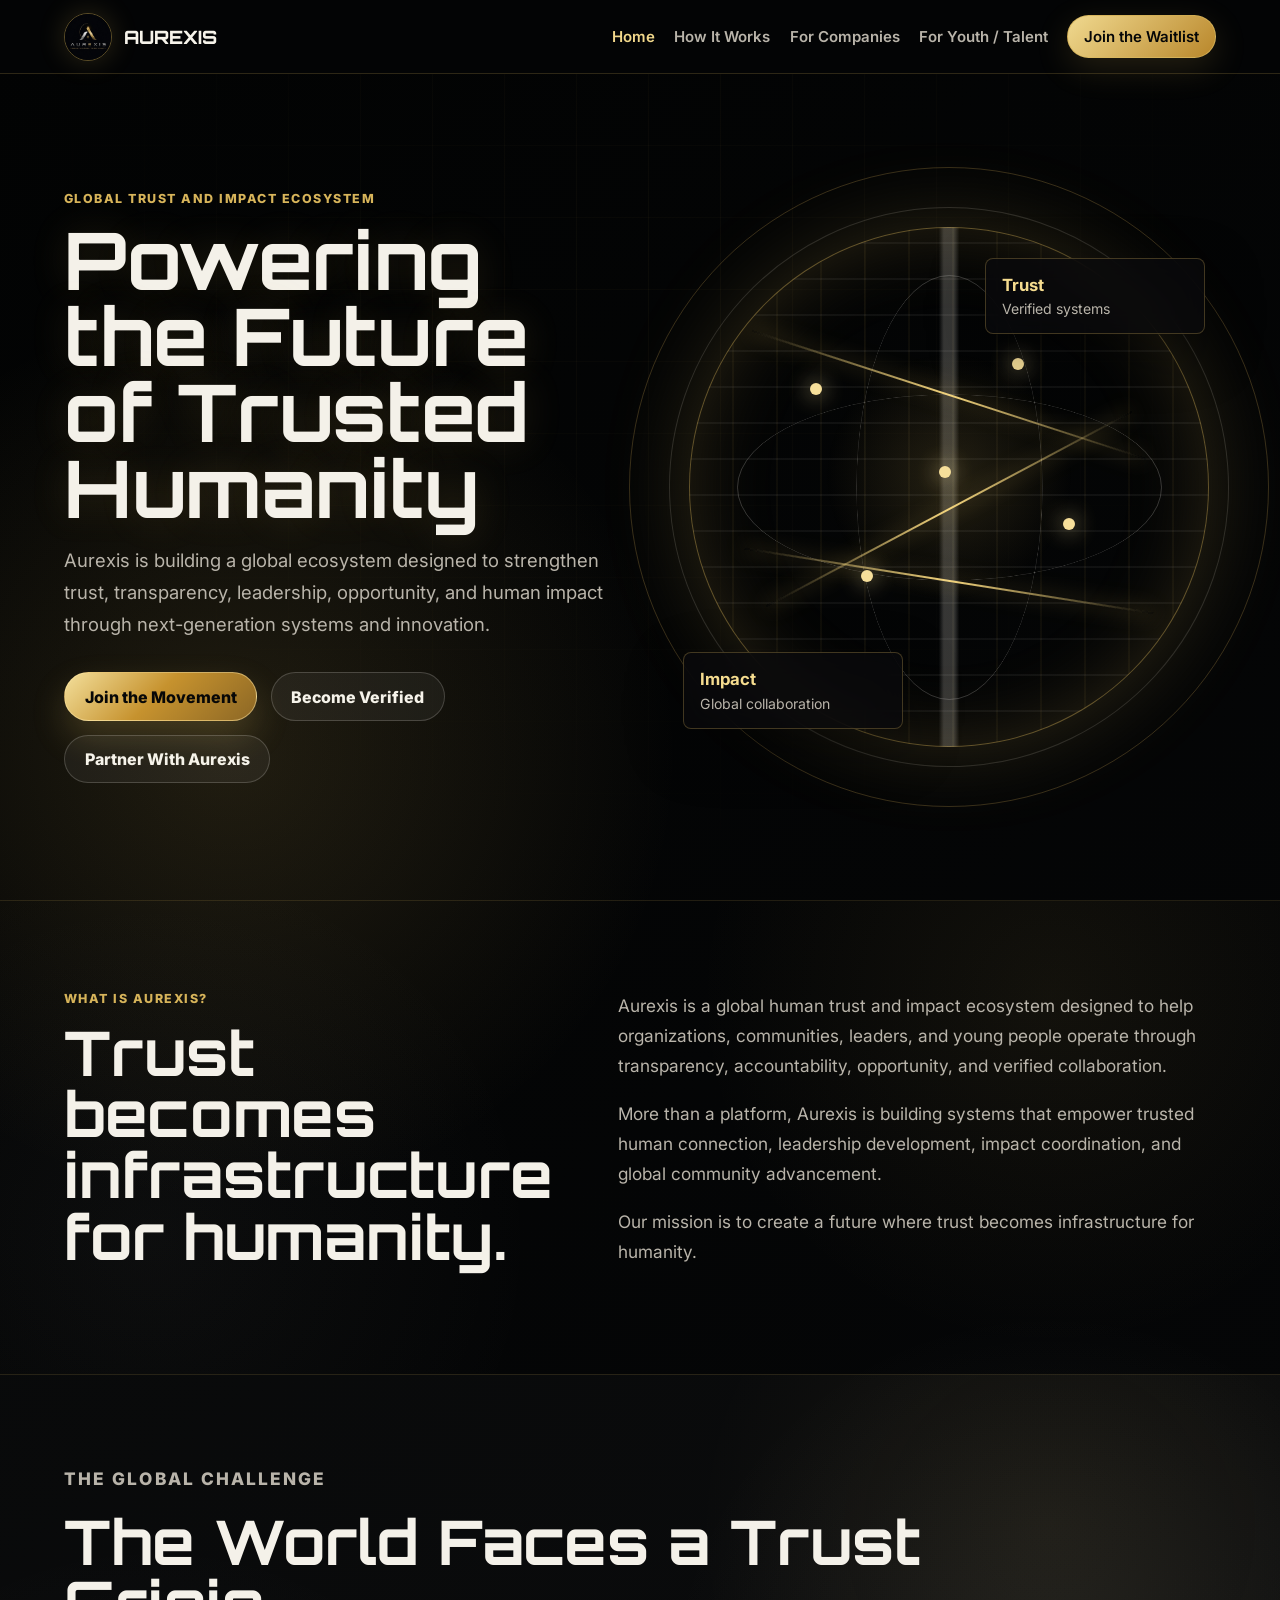
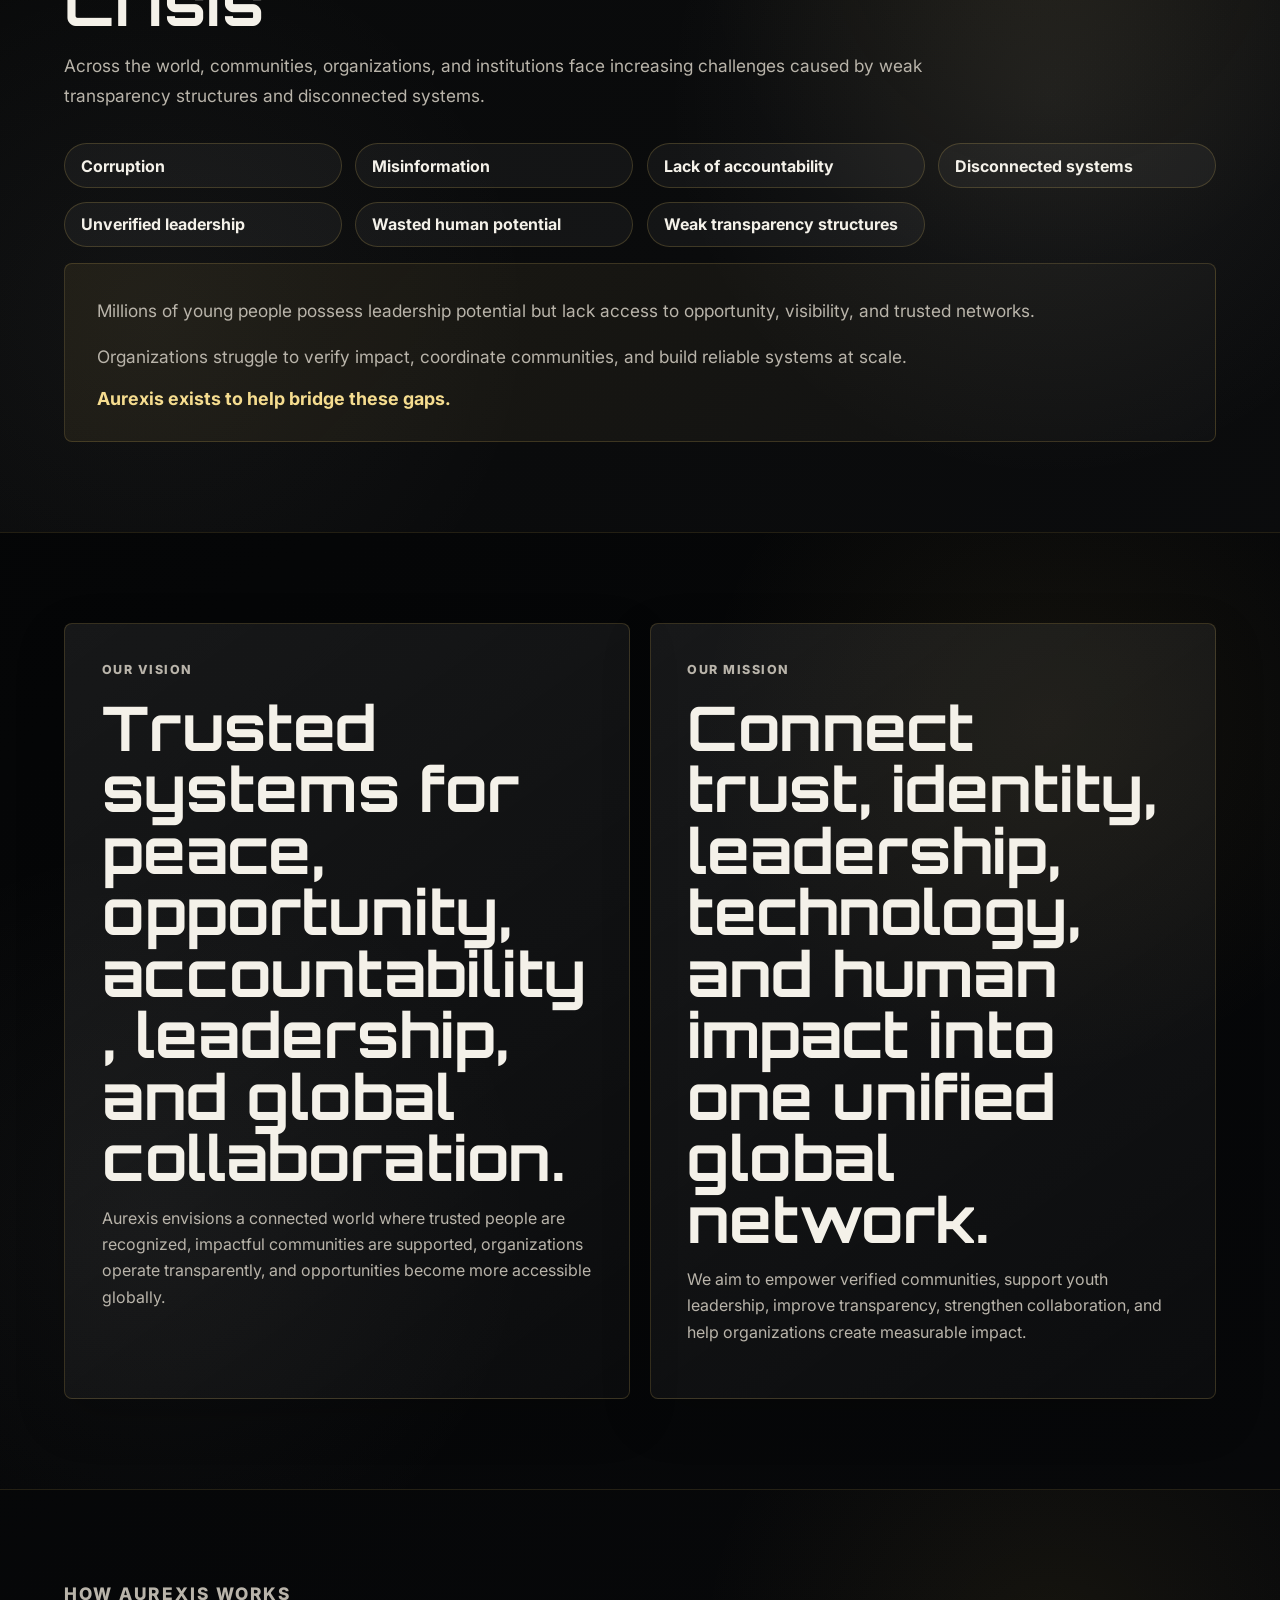
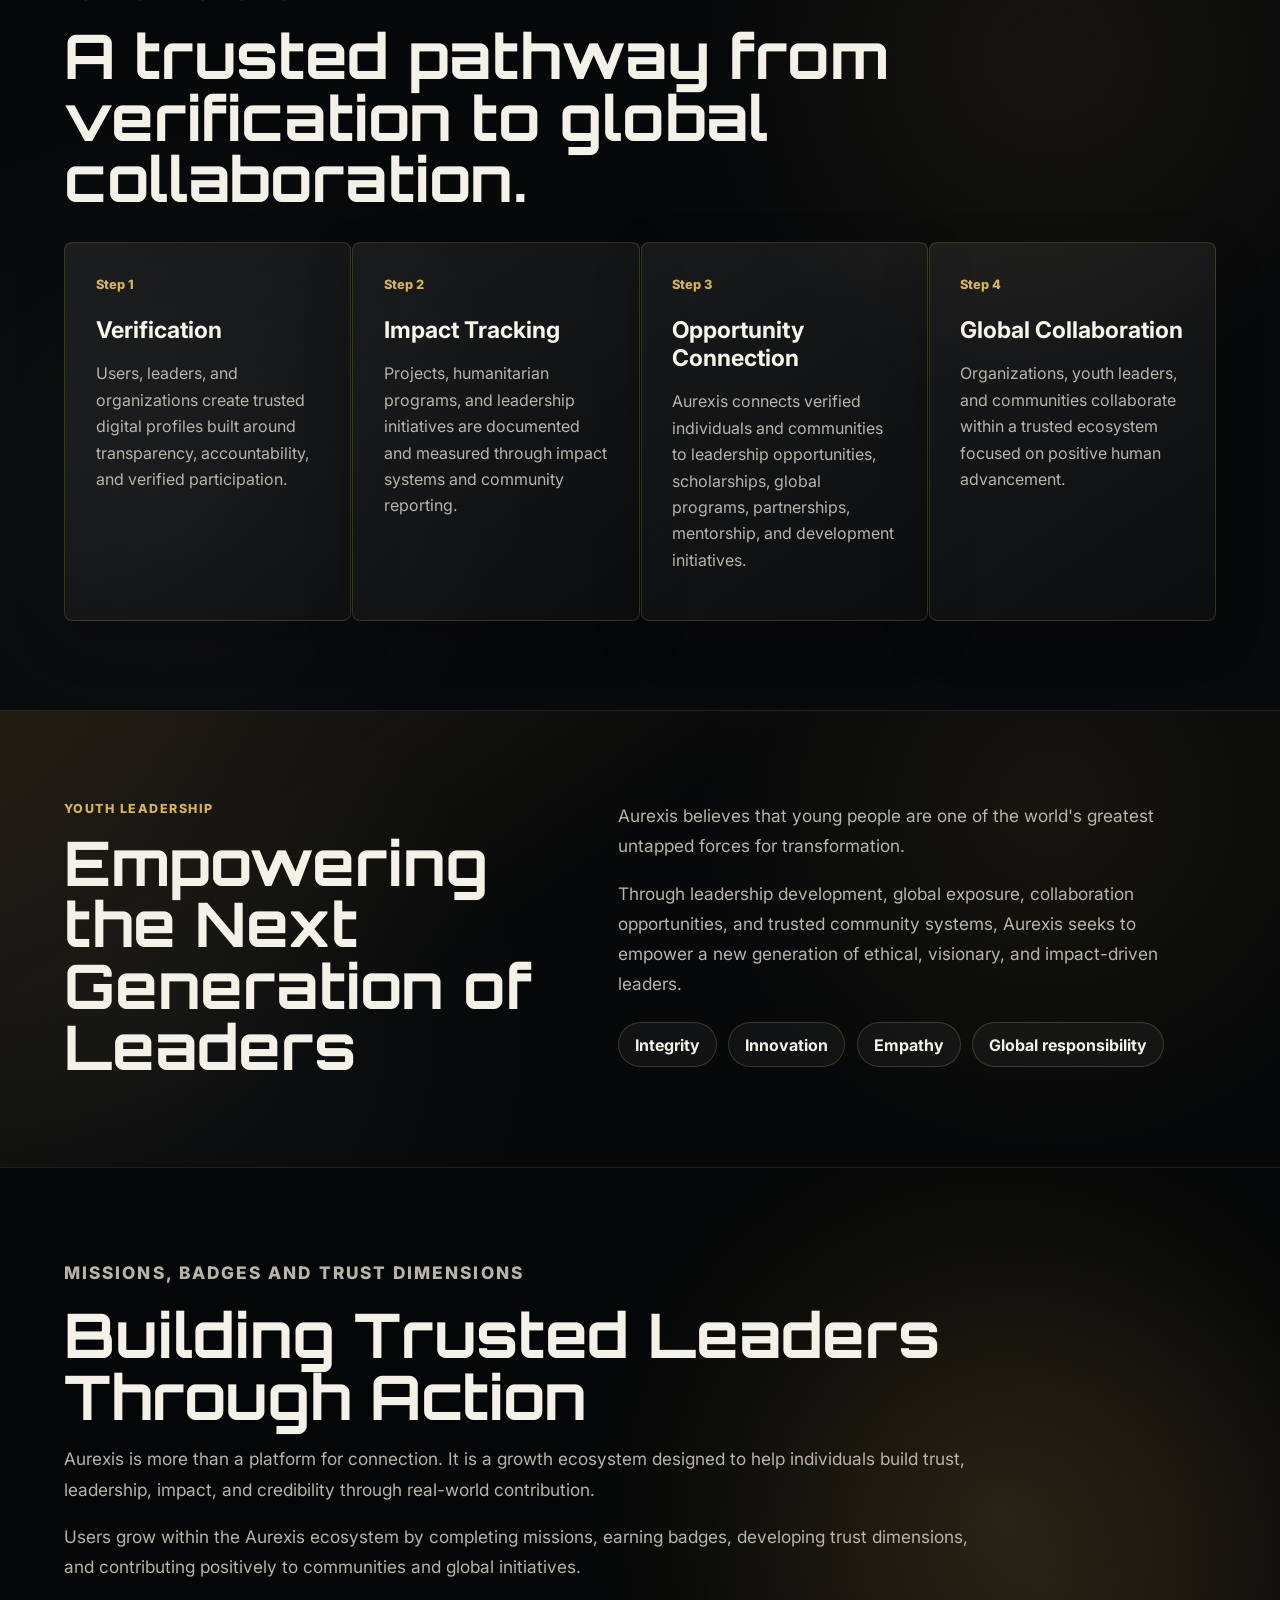
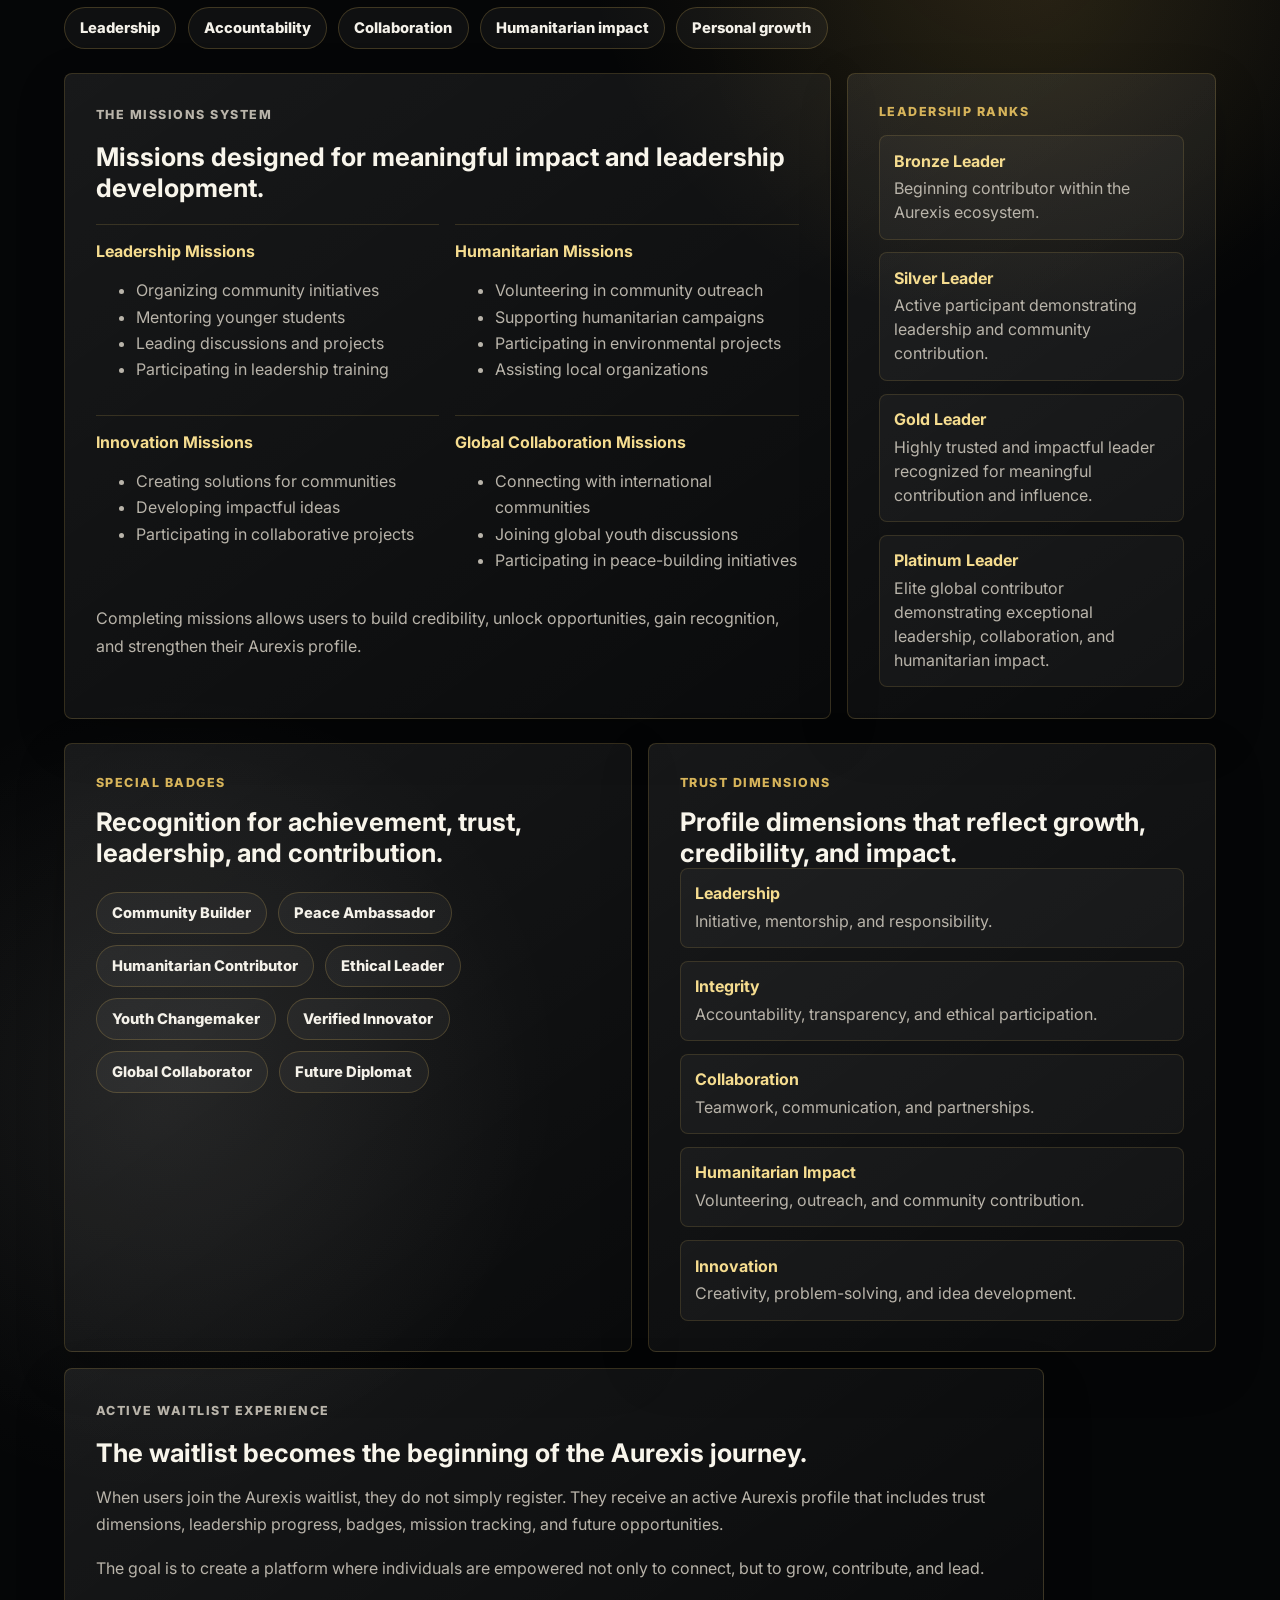
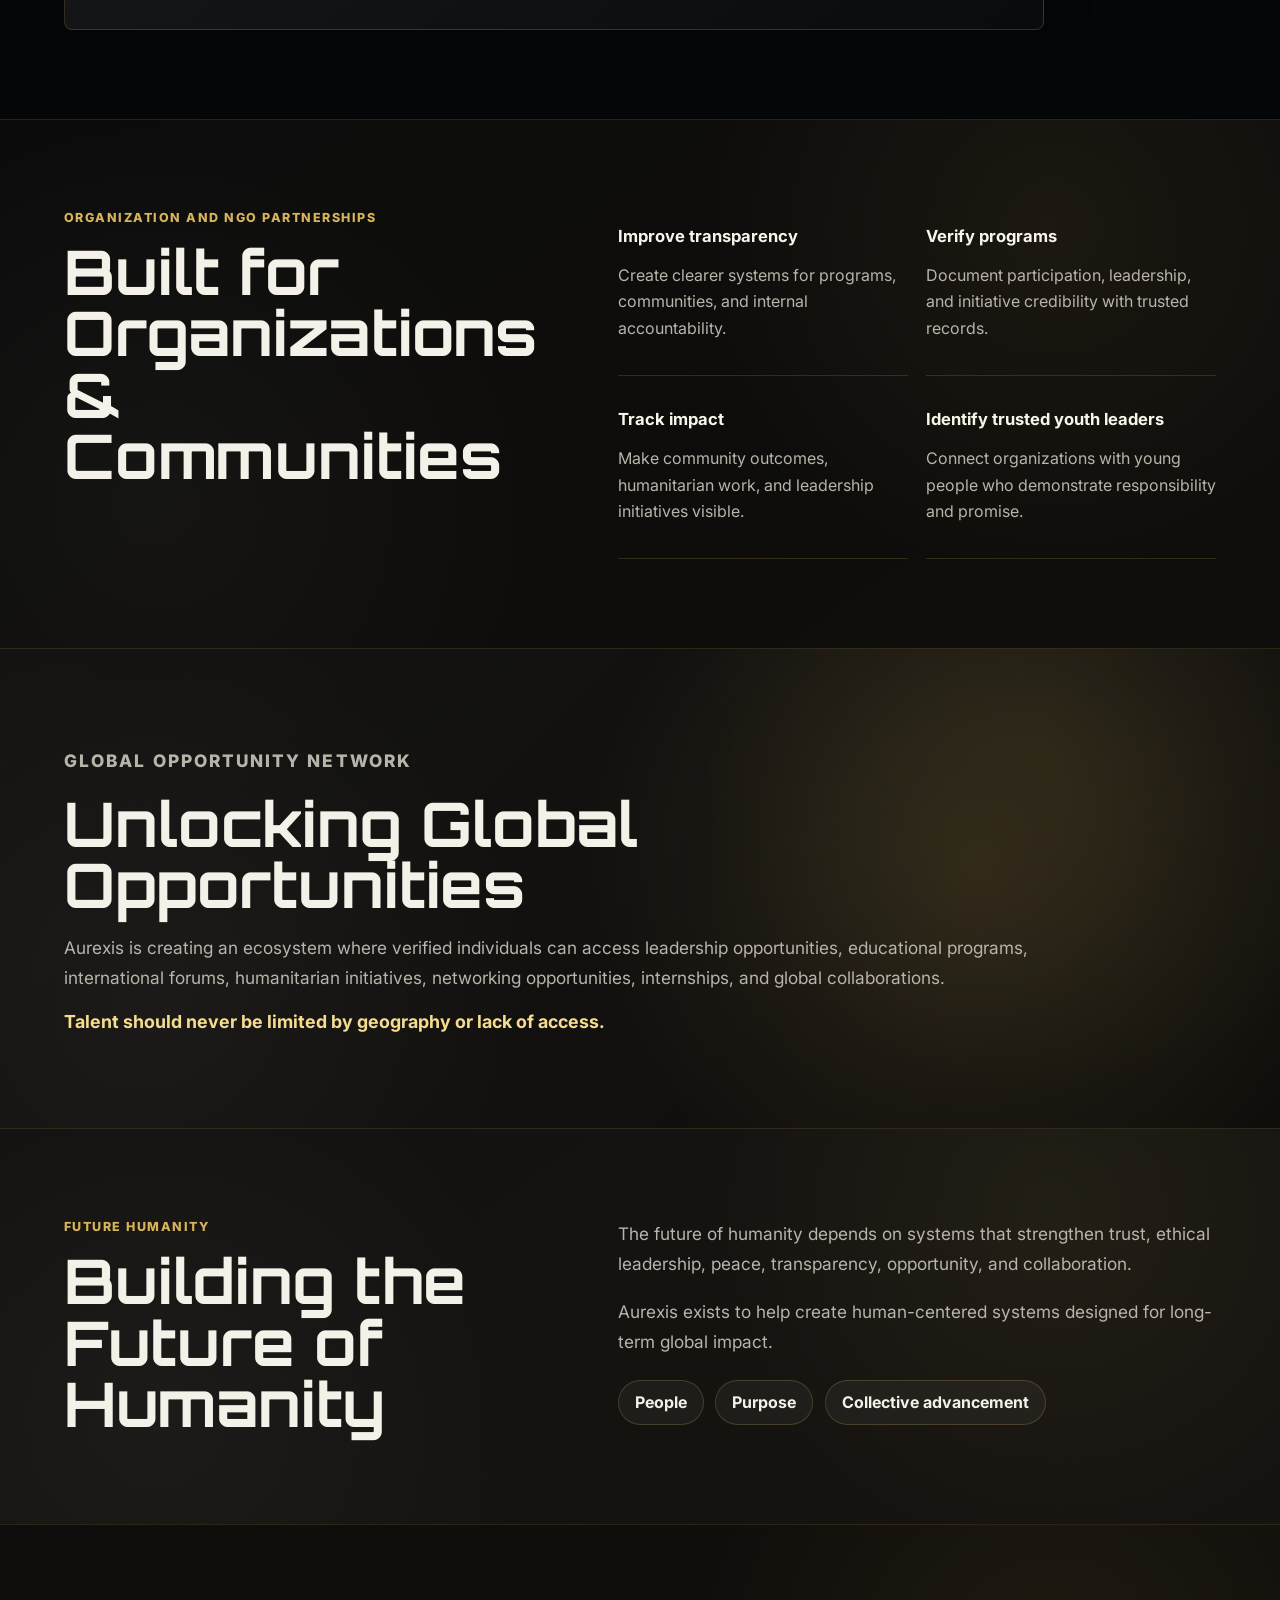
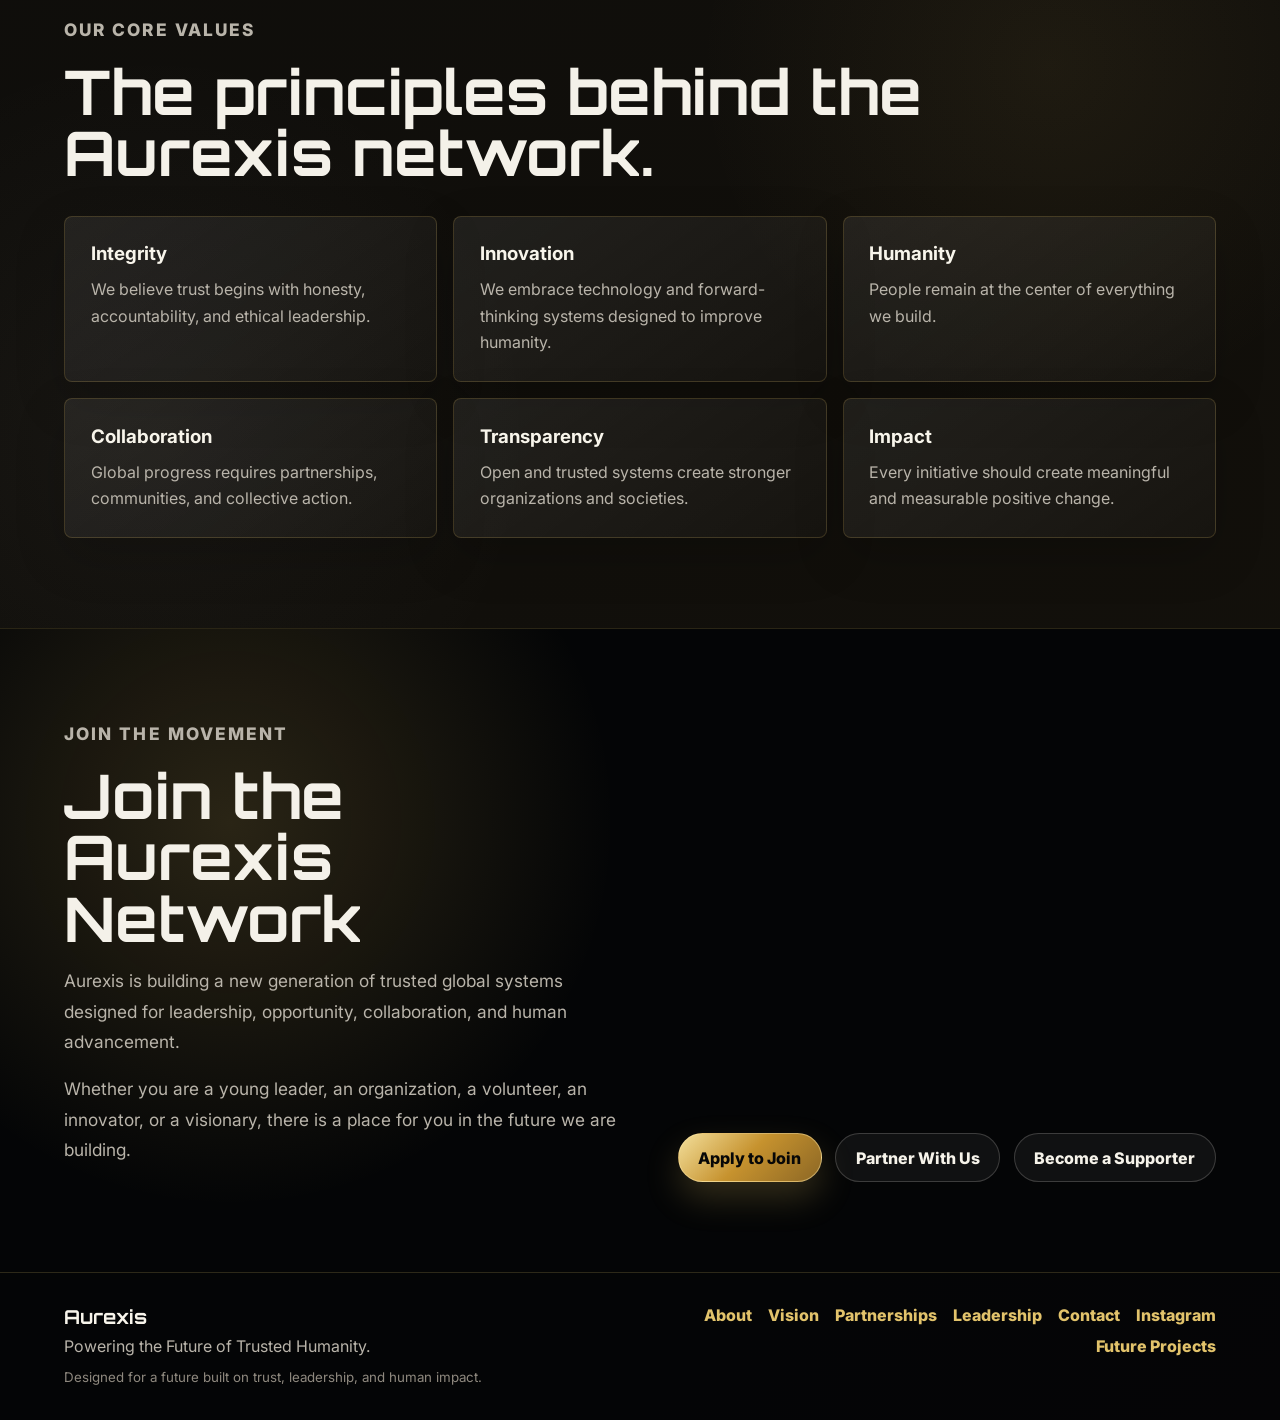
<file: aurexis-website/index.html>
<!DOCTYPE html>
<html lang="en">
<head>
  <meta charset="UTF-8">
  <meta name="viewport" content="width=device-width, initial-scale=1.0">
  <title>AUREXIS | Powering the Future of Trusted Humanity</title>
  <meta name="description" content="Aurexis is building a global ecosystem for trust, transparency, leadership, opportunity, and human impact.">
  <link rel="preconnect" href="https://fonts.googleapis.com">
  <link rel="preconnect" href="https://fonts.gstatic.com" crossorigin>
  <link href="https://fonts.googleapis.com/css2?family=Inter:wght@400;500;600;700;800&family=Orbitron:wght@600;700;800&display=swap" rel="stylesheet">
  <link rel="stylesheet" href="styles.css?v=placement-fix">
</head>
<body>
  <header class="site-header">
    <a class="brand" href="index.html" aria-label="AUREXIS home">
      <img src="Aurexis.jpeg" alt="" aria-hidden="true">
      <span>AUREXIS</span>
    </a>
    <button class="nav-toggle" type="button" aria-label="Open navigation" aria-expanded="false">Menu</button>
    <nav class="site-nav" aria-label="Primary navigation">
      <a href="index.html" aria-current="page">Home</a>
      <a href="how-it-works.html">How It Works</a>
      <a href="for-companies.html">For Companies</a>
      <a href="for-youth.html">For Youth / Talent</a>
      <a class="nav-cta" href="waitlist.html">Join the Waitlist</a>
    </nav>
  </header>

  <main>
    <section class="hero blueprint-hero" id="home">
      <div class="hero-copy">
        <p class="eyebrow">Global trust and impact ecosystem</p>
        <h1>Powering the Future of Trusted Humanity</h1>
        <p class="hero-body">Aurexis is building a global ecosystem designed to strengthen trust, transparency, leadership, opportunity, and human impact through next-generation systems and innovation.</p>
        <div class="hero-actions">
          <a class="button primary" href="waitlist.html">Join the Movement</a>
          <a class="button secondary" href="waitlist.html">Become Verified</a>
          <a class="button secondary" href="for-companies.html">Partner With Aurexis</a>
        </div>
      </div>
      <div class="globe-stage" aria-label="Futuristic digital globe connected through glowing networks">
        <div class="orbit orbit-one"></div>
        <div class="orbit orbit-two"></div>
        <div class="digital-globe">
          <span class="globe-line line-one"></span>
          <span class="globe-line line-two"></span>
          <span class="globe-line line-three"></span>
          <span class="globe-node node-one"></span>
          <span class="globe-node node-two"></span>
          <span class="globe-node node-three"></span>
          <span class="globe-node node-four"></span>
          <span class="globe-node node-five"></span>
        </div>
        <div class="signal-card card-trust"><strong>Trust</strong><span>Verified systems</span></div>
        <div class="signal-card card-impact"><strong>Impact</strong><span>Global collaboration</span></div>
      </div>
    </section>

    <section class="content-section two-column" id="about">
      <div>
        <p class="eyebrow">What is Aurexis?</p>
        <h2>Trust becomes infrastructure for humanity.</h2>
      </div>
      <div class="section-copy">
        <p>Aurexis is a global human trust and impact ecosystem designed to help organizations, communities, leaders, and young people operate through transparency, accountability, opportunity, and verified collaboration.</p>
        <p>More than a platform, Aurexis is building systems that empower trusted human connection, leadership development, impact coordination, and global community advancement.</p>
        <p>Our mission is to create a future where trust becomes infrastructure for humanity.</p>
      </div>
    </section>

    <section class="content-section challenge-section">
      <div class="section-heading">
        <p class="eyebrow">The global challenge</p>
        <h2>The World Faces a Trust Crisis</h2>
        <p>Across the world, communities, organizations, and institutions face increasing challenges caused by weak transparency structures and disconnected systems.</p>
      </div>
      <div class="problem-grid">
        <span>Corruption</span>
        <span>Misinformation</span>
        <span>Lack of accountability</span>
        <span>Disconnected systems</span>
        <span>Unverified leadership</span>
        <span>Wasted human potential</span>
        <span>Weak transparency structures</span>
      </div>
      <div class="statement-panel">
        <p>Millions of young people possess leadership potential but lack access to opportunity, visibility, and trusted networks.</p>
        <p>Organizations struggle to verify impact, coordinate communities, and build reliable systems at scale.</p>
        <strong>Aurexis exists to help bridge these gaps.</strong>
      </div>
    </section>

    <section class="content-section twin-panels" id="vision">
      <article>
        <p class="eyebrow">Our Vision</p>
        <h2>Trusted systems for peace, opportunity, accountability, leadership, and global collaboration.</h2>
        <p>Aurexis envisions a connected world where trusted people are recognized, impactful communities are supported, organizations operate transparently, and opportunities become more accessible globally.</p>
      </article>
      <article>
        <p class="eyebrow">Our Mission</p>
        <h2>Connect trust, identity, leadership, technology, and human impact into one unified global network.</h2>
        <p>We aim to empower verified communities, support youth leadership, improve transparency, strengthen collaboration, and help organizations create measurable impact.</p>
      </article>
    </section>

    <section class="content-section" id="how-it-works">
      <div class="section-heading">
        <p class="eyebrow">How Aurexis Works</p>
        <h2>A trusted pathway from verification to global collaboration.</h2>
      </div>
      <div class="process-grid blueprint-process">
        <article>
          <span>Step 1</span>
          <h3>Verification</h3>
          <p>Users, leaders, and organizations create trusted digital profiles built around transparency, accountability, and verified participation.</p>
        </article>
        <article>
          <span>Step 2</span>
          <h3>Impact Tracking</h3>
          <p>Projects, humanitarian programs, and leadership initiatives are documented and measured through impact systems and community reporting.</p>
        </article>
        <article>
          <span>Step 3</span>
          <h3>Opportunity Connection</h3>
          <p>Aurexis connects verified individuals and communities to leadership opportunities, scholarships, global programs, partnerships, mentorship, and development initiatives.</p>
        </article>
        <article>
          <span>Step 4</span>
          <h3>Global Collaboration</h3>
          <p>Organizations, youth leaders, and communities collaborate within a trusted ecosystem focused on positive human advancement.</p>
        </article>
      </div>
    </section>

    <section class="content-section two-column feature-band" id="leadership">
      <div>
        <p class="eyebrow">Youth leadership</p>
        <h2>Empowering the Next Generation of Leaders</h2>
      </div>
      <div class="section-copy">
        <p>Aurexis believes that young people are one of the world's greatest untapped forces for transformation.</p>
        <p>Through leadership development, global exposure, collaboration opportunities, and trusted community systems, Aurexis seeks to empower a new generation of ethical, visionary, and impact-driven leaders.</p>
        <div class="pill-row" aria-label="Leadership qualities">
          <span>Integrity</span>
          <span>Innovation</span>
          <span>Empathy</span>
          <span>Global responsibility</span>
        </div>
      </div>
    </section>

    <section class="content-section missions-section" id="missions">
      <div class="section-heading">
        <p class="eyebrow">Missions, badges and trust dimensions</p>
        <h2>Building Trusted Leaders Through Action</h2>
        <p>Aurexis is more than a platform for connection. It is a growth ecosystem designed to help individuals build trust, leadership, impact, and credibility through real-world contribution.</p>
        <p>Users grow within the Aurexis ecosystem by completing missions, earning badges, developing trust dimensions, and contributing positively to communities and global initiatives.</p>
      </div>

      <div class="mission-principles" aria-label="Aurexis growth principles">
        <span>Leadership</span>
        <span>Accountability</span>
        <span>Collaboration</span>
        <span>Humanitarian impact</span>
        <span>Personal growth</span>
      </div>

      <div class="mission-layout">
        <article class="mission-panel">
          <p class="eyebrow">The missions system</p>
          <h3>Missions designed for meaningful impact and leadership development.</h3>
          <div class="mission-grid">
            <div>
              <h4>Leadership Missions</h4>
              <ul>
                <li>Organizing community initiatives</li>
                <li>Mentoring younger students</li>
                <li>Leading discussions and projects</li>
                <li>Participating in leadership training</li>
              </ul>
            </div>
            <div>
              <h4>Humanitarian Missions</h4>
              <ul>
                <li>Volunteering in community outreach</li>
                <li>Supporting humanitarian campaigns</li>
                <li>Participating in environmental projects</li>
                <li>Assisting local organizations</li>
              </ul>
            </div>
            <div>
              <h4>Innovation Missions</h4>
              <ul>
                <li>Creating solutions for communities</li>
                <li>Developing impactful ideas</li>
                <li>Participating in collaborative projects</li>
              </ul>
            </div>
            <div>
              <h4>Global Collaboration Missions</h4>
              <ul>
                <li>Connecting with international communities</li>
                <li>Joining global youth discussions</li>
                <li>Participating in peace-building initiatives</li>
              </ul>
            </div>
          </div>
          <p>Completing missions allows users to build credibility, unlock opportunities, gain recognition, and strengthen their Aurexis profile.</p>
        </article>

        <aside class="rank-panel" aria-label="Leadership ranks and badges">
          <p class="eyebrow">Leadership ranks</p>
          <div class="rank-list">
            <div><strong>Bronze Leader</strong><span>Beginning contributor within the Aurexis ecosystem.</span></div>
            <div><strong>Silver Leader</strong><span>Active participant demonstrating leadership and community contribution.</span></div>
            <div><strong>Gold Leader</strong><span>Highly trusted and impactful leader recognized for meaningful contribution and influence.</span></div>
            <div><strong>Platinum Leader</strong><span>Elite global contributor demonstrating exceptional leadership, collaboration, and humanitarian impact.</span></div>
          </div>
        </aside>
      </div>

      <div class="badge-dimension-grid">
        <article>
          <p class="eyebrow">Special badges</p>
          <h3>Recognition for achievement, trust, leadership, and contribution.</h3>
          <div class="badge-cloud">
            <span>Community Builder</span>
            <span>Peace Ambassador</span>
            <span>Humanitarian Contributor</span>
            <span>Ethical Leader</span>
            <span>Youth Changemaker</span>
            <span>Verified Innovator</span>
            <span>Global Collaborator</span>
            <span>Future Diplomat</span>
          </div>
        </article>
        <article>
          <p class="eyebrow">Trust dimensions</p>
          <h3>Profile dimensions that reflect growth, credibility, and impact.</h3>
          <div class="dimension-list">
            <div><strong>Leadership</strong><span>Initiative, mentorship, and responsibility.</span></div>
            <div><strong>Integrity</strong><span>Accountability, transparency, and ethical participation.</span></div>
            <div><strong>Collaboration</strong><span>Teamwork, communication, and partnerships.</span></div>
            <div><strong>Humanitarian Impact</strong><span>Volunteering, outreach, and community contribution.</span></div>
            <div><strong>Innovation</strong><span>Creativity, problem-solving, and idea development.</span></div>
          </div>
        </article>
      </div>

      <div class="active-waitlist-panel">
        <p class="eyebrow">Active waitlist experience</p>
        <h3>The waitlist becomes the beginning of the Aurexis journey.</h3>
        <p>When users join the Aurexis waitlist, they do not simply register. They receive an active Aurexis profile that includes trust dimensions, leadership progress, badges, mission tracking, and future opportunities.</p>
        <p>The goal is to create a platform where individuals are empowered not only to connect, but to grow, contribute, and lead.</p>
      </div>
    </section>

    <section class="content-section two-column" id="partnerships">
      <div>
        <p class="eyebrow">Organization and NGO partnerships</p>
        <h2>Built for Organizations & Communities</h2>
      </div>
      <div class="feature-list blueprint-list">
        <div><h3>Improve transparency</h3><p>Create clearer systems for programs, communities, and internal accountability.</p></div>
        <div><h3>Verify programs</h3><p>Document participation, leadership, and initiative credibility with trusted records.</p></div>
        <div><h3>Track impact</h3><p>Make community outcomes, humanitarian work, and leadership initiatives visible.</p></div>
        <div><h3>Identify trusted youth leaders</h3><p>Connect organizations with young people who demonstrate responsibility and promise.</p></div>
      </div>
    </section>

    <section class="content-section opportunity-section">
      <div class="section-heading">
        <p class="eyebrow">Global opportunity network</p>
        <h2>Unlocking Global Opportunities</h2>
        <p>Aurexis is creating an ecosystem where verified individuals can access leadership opportunities, educational programs, international forums, humanitarian initiatives, networking opportunities, internships, and global collaborations.</p>
        <strong>Talent should never be limited by geography or lack of access.</strong>
      </div>
    </section>

    <section class="content-section two-column future-section">
      <div>
        <p class="eyebrow">Future humanity</p>
        <h2>Building the Future of Humanity</h2>
      </div>
      <div class="section-copy">
        <p>The future of humanity depends on systems that strengthen trust, ethical leadership, peace, transparency, opportunity, and collaboration.</p>
        <p>Aurexis exists to help create human-centered systems designed for long-term global impact.</p>
        <div class="future-words">
          <span>People</span>
          <span>Purpose</span>
          <span>Collective advancement</span>
        </div>
      </div>
    </section>

    <section class="content-section" id="values">
      <div class="section-heading">
        <p class="eyebrow">Our Core Values</p>
        <h2>The principles behind the Aurexis network.</h2>
      </div>
      <div class="values-grid">
        <article><h3>Integrity</h3><p>We believe trust begins with honesty, accountability, and ethical leadership.</p></article>
        <article><h3>Innovation</h3><p>We embrace technology and forward-thinking systems designed to improve humanity.</p></article>
        <article><h3>Humanity</h3><p>People remain at the center of everything we build.</p></article>
        <article><h3>Collaboration</h3><p>Global progress requires partnerships, communities, and collective action.</p></article>
        <article><h3>Transparency</h3><p>Open and trusted systems create stronger organizations and societies.</p></article>
        <article><h3>Impact</h3><p>Every initiative should create meaningful and measurable positive change.</p></article>
      </div>
    </section>

    <section class="join-section">
      <div>
        <p class="eyebrow">Join the movement</p>
        <h2>Join the Aurexis Network</h2>
        <p>Aurexis is building a new generation of trusted global systems designed for leadership, opportunity, collaboration, and human advancement.</p>
        <p>Whether you are a young leader, an organization, a volunteer, an innovator, or a visionary, there is a place for you in the future we are building.</p>
      </div>
      <div class="hero-actions">
        <a class="button primary" href="waitlist.html">Apply to Join</a>
        <a class="button secondary" href="for-companies.html">Partner With Us</a>
        <a class="button secondary" href="waitlist.html">Become a Supporter</a>
      </div>
    </section>
  </main>

  <footer class="site-footer expanded-footer">
    <div>
      <strong>Aurexis</strong>
      <p>Powering the Future of Trusted Humanity.</p>
      <small>Designed for a future built on trust, leadership, and human impact.</small>
    </div>
    <nav aria-label="Footer navigation">
      <a href="#about">About</a>
      <a href="#vision">Vision</a>
      <a href="#partnerships">Partnerships</a>
      <a href="#leadership">Leadership</a>
      <a href="waitlist.html">Contact</a>
      <a href="https://www.instagram.com/" target="_blank" rel="noreferrer">Instagram</a>
      <a href="#how-it-works">Future Projects</a>
    </nav>
  </footer>

  <script src="script.js"></script>
</body>
</html>
</file>
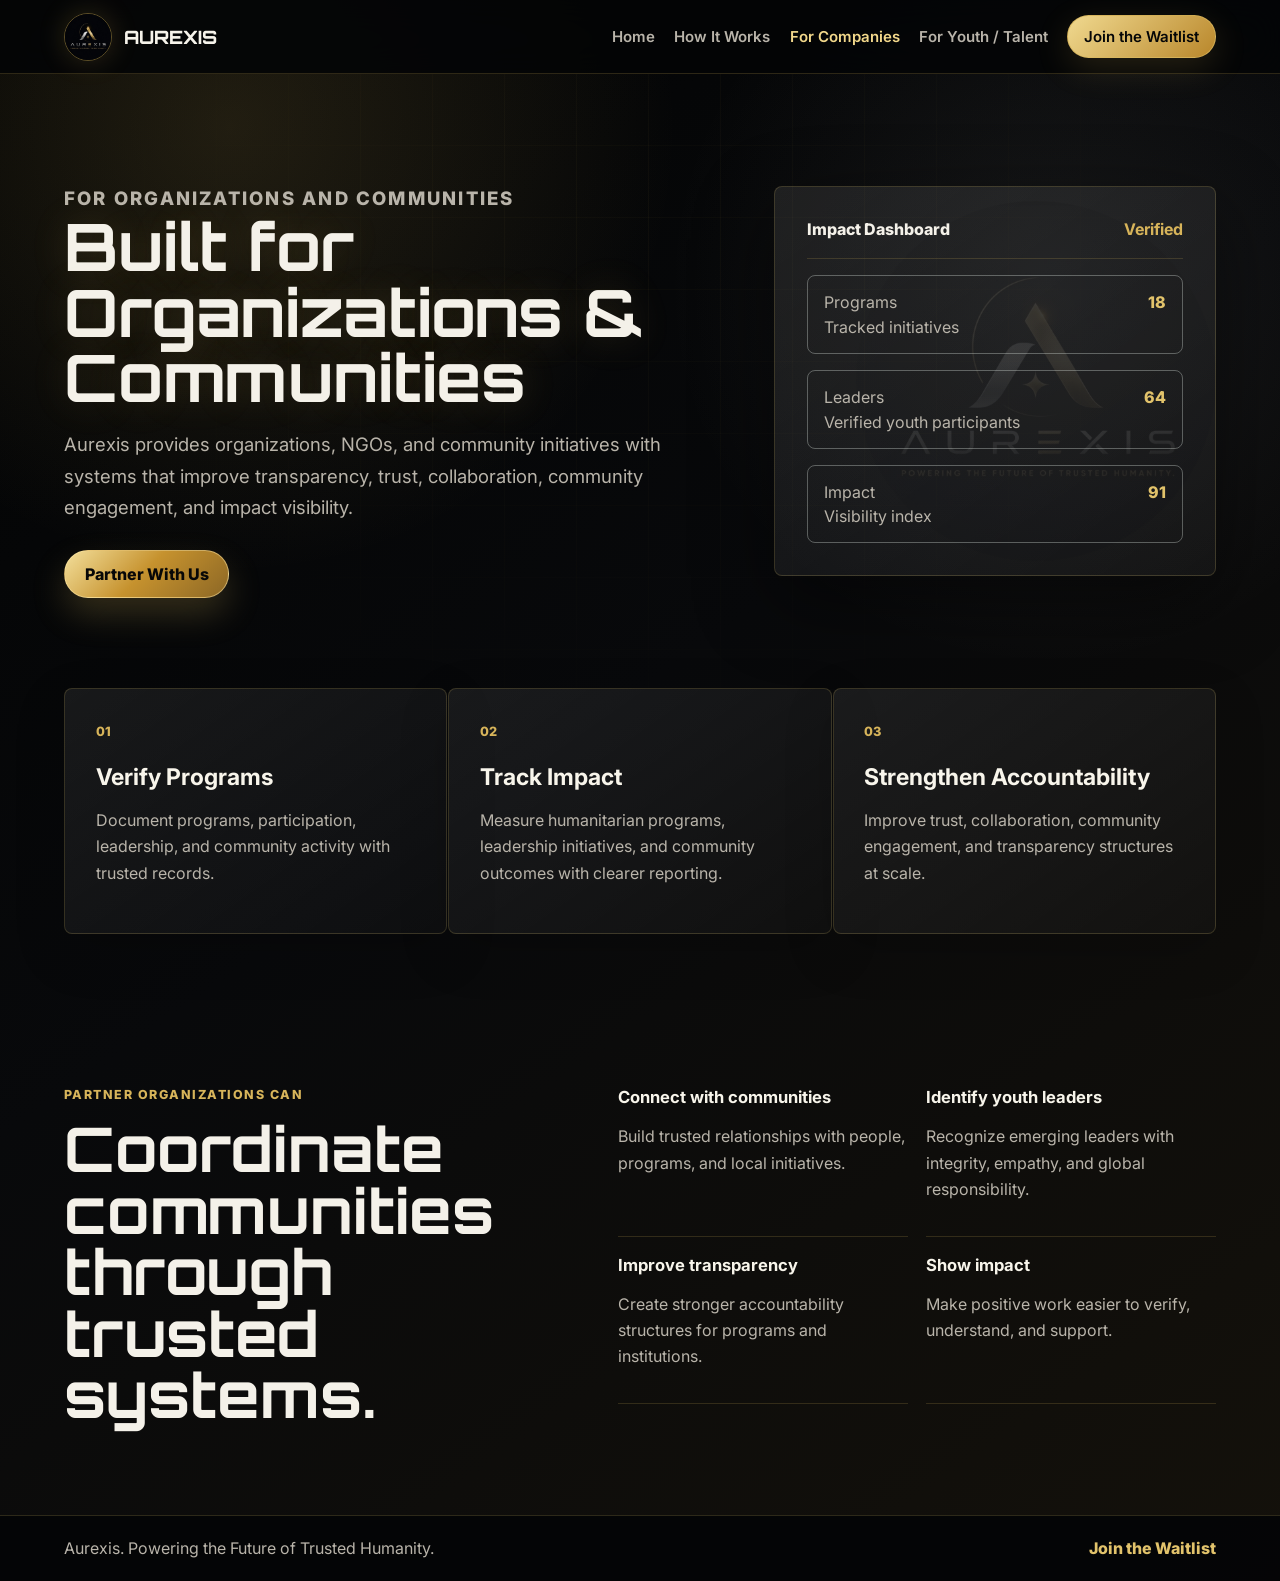
<file: aurexis-website/for-companies.html>
<!DOCTYPE html>
<html lang="en">
<head>
  <meta charset="UTF-8">
  <meta name="viewport" content="width=device-width, initial-scale=1.0">
  <title>For Companies | AUREXIS</title>
  <link rel="preconnect" href="https://fonts.googleapis.com">
  <link rel="preconnect" href="https://fonts.gstatic.com" crossorigin>
  <link href="https://fonts.googleapis.com/css2?family=Inter:wght@400;500;600;700;800&display=swap" rel="stylesheet">
  <link rel="stylesheet" href="styles.css?v=placement-fix">
</head>
<body>
  <header class="site-header">
    <a class="brand" href="index.html" aria-label="AUREXIS home">
      <img src="Aurexis.jpeg" alt="" aria-hidden="true">
      <span>AUREXIS</span>
    </a>
    <button class="nav-toggle" type="button" aria-label="Open navigation" aria-expanded="false">Menu</button>
    <nav class="site-nav" aria-label="Primary navigation">
      <a href="index.html">Home</a>
      <a href="how-it-works.html">How It Works</a>
      <a href="for-companies.html" aria-current="page">For Companies</a>
      <a href="for-youth.html">For Youth / Talent</a>
      <a class="nav-cta" href="waitlist.html">Join the Waitlist</a>
    </nav>
  </header>

  <main>
    <section class="page-hero split">
      <div>
        <p class="eyebrow">For organizations and communities</p>
        <h1>Built for Organizations & Communities</h1>
        <p>Aurexis provides organizations, NGOs, and community initiatives with systems that improve transparency, trust, collaboration, community engagement, and impact visibility.</p>
        <a class="button primary" href="waitlist.html">Partner With Us</a>
      </div>
      <div class="dashboard-card" aria-label="Company talent dashboard preview">
        <div class="dashboard-header">
          <span>Impact Dashboard</span>
          <strong>Verified</strong>
        </div>
        <div class="candidate-row"><span>Programs</span><strong>18</strong><em>Tracked initiatives</em></div>
        <div class="candidate-row"><span>Leaders</span><strong>64</strong><em>Verified youth participants</em></div>
        <div class="candidate-row"><span>Impact</span><strong>91</strong><em>Visibility index</em></div>
      </div>
    </section>

    <section class="feature-strip">
      <article>
        <span>01</span>
        <h2>Verify Programs</h2>
        <p>Document programs, participation, leadership, and community activity with trusted records.</p>
      </article>
      <article>
        <span>02</span>
        <h2>Track Impact</h2>
        <p>Measure humanitarian programs, leadership initiatives, and community outcomes with clearer reporting.</p>
      </article>
      <article>
        <span>03</span>
        <h2>Strengthen Accountability</h2>
        <p>Improve trust, collaboration, community engagement, and transparency structures at scale.</p>
      </article>
    </section>

    <section class="wide-section two-column">
      <div>
        <p class="eyebrow">Partner organizations can</p>
        <h2>Coordinate communities through trusted systems.</h2>
      </div>
      <div class="feature-list">
        <div><h3>Connect with communities</h3><p>Build trusted relationships with people, programs, and local initiatives.</p></div>
        <div><h3>Identify youth leaders</h3><p>Recognize emerging leaders with integrity, empathy, and global responsibility.</p></div>
        <div><h3>Improve transparency</h3><p>Create stronger accountability structures for programs and institutions.</p></div>
        <div><h3>Show impact</h3><p>Make positive work easier to verify, understand, and support.</p></div>
      </div>
    </section>
  </main>

  <footer class="site-footer">
    <p>Aurexis. Powering the Future of Trusted Humanity.</p>
    <a href="waitlist.html">Join the Waitlist</a>
  </footer>

  <script src="script.js"></script>
</body>
</html>
</file>
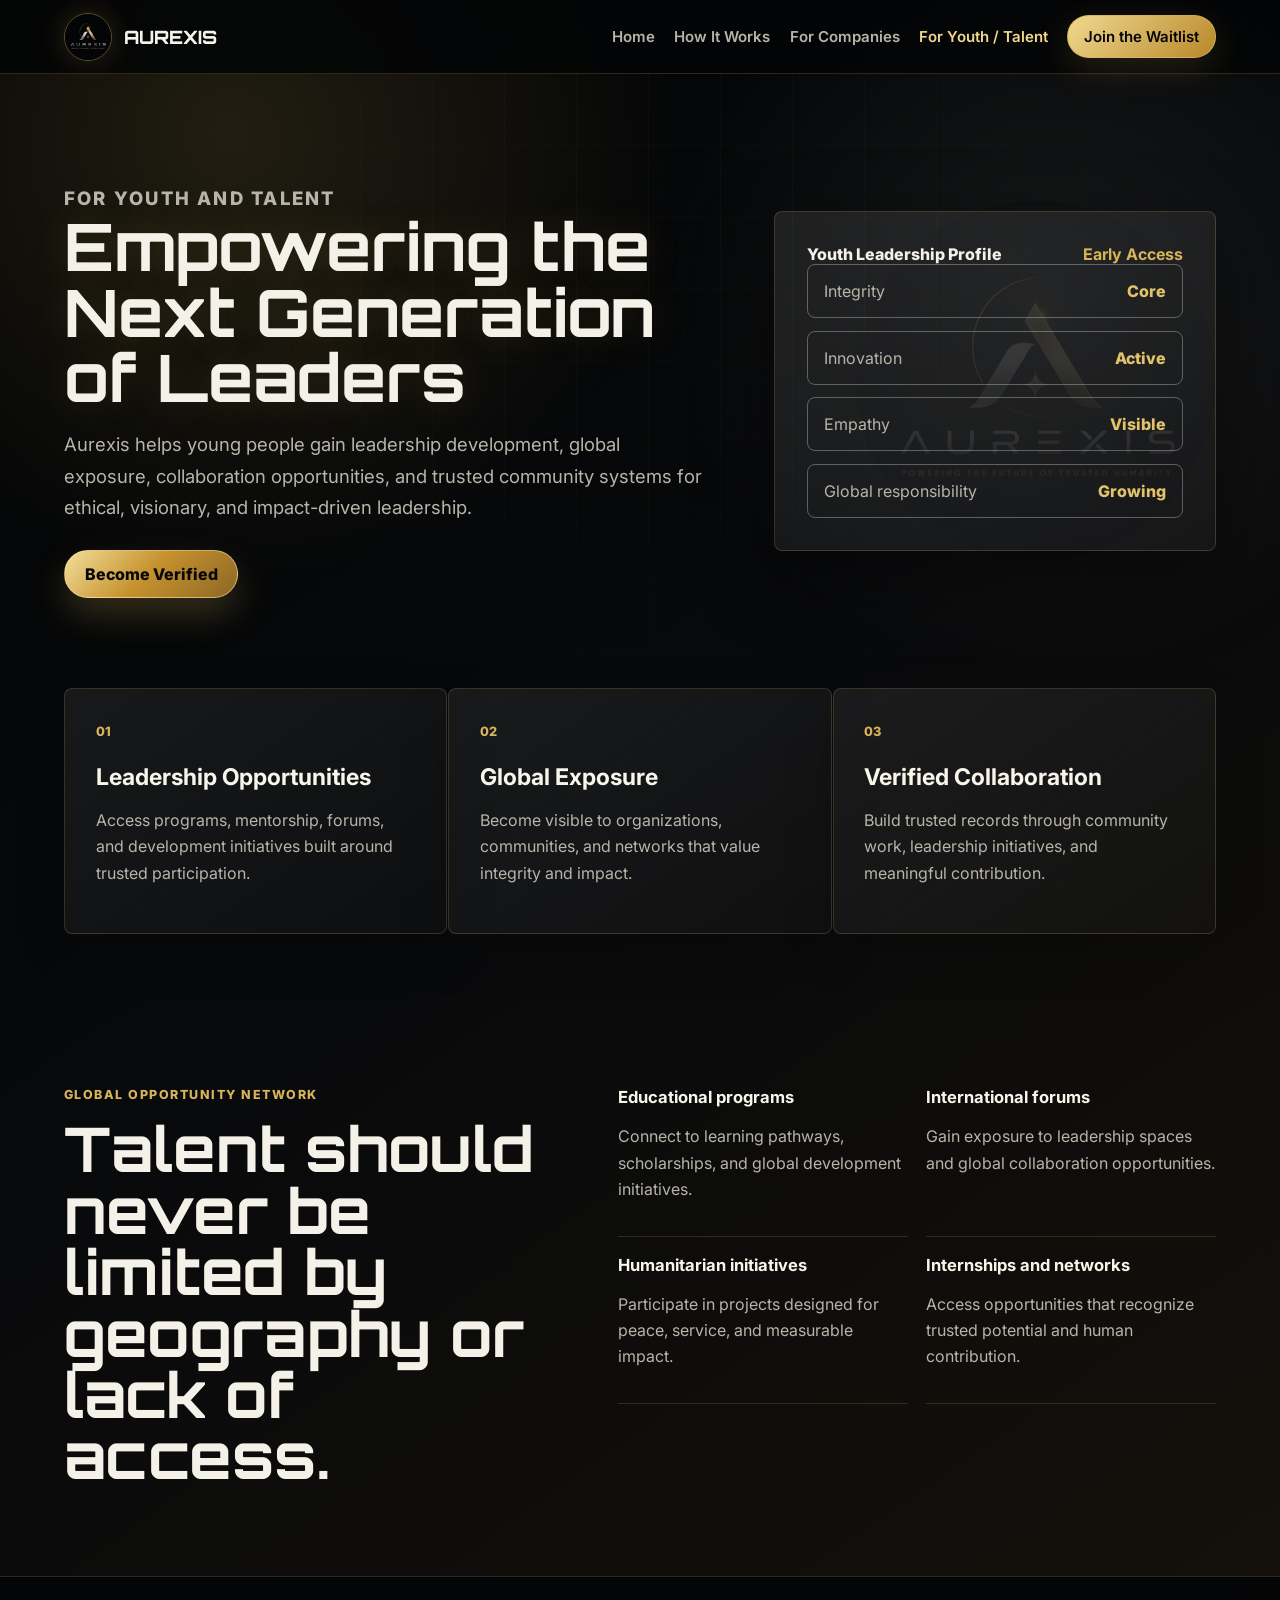
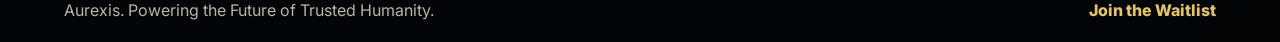
<file: aurexis-website/for-youth.html>
<!DOCTYPE html>
<html lang="en">
<head>
  <meta charset="UTF-8">
  <meta name="viewport" content="width=device-width, initial-scale=1.0">
  <title>For Youth / Talent | AUREXIS</title>
  <link rel="preconnect" href="https://fonts.googleapis.com">
  <link rel="preconnect" href="https://fonts.gstatic.com" crossorigin>
  <link href="https://fonts.googleapis.com/css2?family=Inter:wght@400;500;600;700;800&display=swap" rel="stylesheet">
  <link rel="stylesheet" href="styles.css?v=placement-fix">
</head>
<body>
  <header class="site-header">
    <a class="brand" href="index.html" aria-label="AUREXIS home">
      <img src="Aurexis.jpeg" alt="" aria-hidden="true">
      <span>AUREXIS</span>
    </a>
    <button class="nav-toggle" type="button" aria-label="Open navigation" aria-expanded="false">Menu</button>
    <nav class="site-nav" aria-label="Primary navigation">
      <a href="index.html">Home</a>
      <a href="how-it-works.html">How It Works</a>
      <a href="for-companies.html">For Companies</a>
      <a href="for-youth.html" aria-current="page">For Youth / Talent</a>
      <a class="nav-cta" href="waitlist.html">Join the Waitlist</a>
    </nav>
  </header>

  <main>
    <section class="page-hero split">
      <div>
        <p class="eyebrow">For youth and talent</p>
        <h1>Empowering the Next Generation of Leaders</h1>
        <p>Aurexis helps young people gain leadership development, global exposure, collaboration opportunities, and trusted community systems for ethical, visionary, and impact-driven leadership.</p>
        <a class="button primary" href="waitlist.html">Become Verified</a>
      </div>
      <div class="profile-panel slim">
        <div class="panel-topline">
          <span>Youth Leadership Profile</span>
          <strong>Early Access</strong>
        </div>
        <dl>
          <div><dt>Integrity</dt><dd>Core</dd></div>
          <div><dt>Innovation</dt><dd>Active</dd></div>
          <div><dt>Empathy</dt><dd>Visible</dd></div>
          <div><dt>Global responsibility</dt><dd>Growing</dd></div>
        </dl>
      </div>
    </section>

    <section class="feature-strip">
      <article>
        <span>01</span>
        <h2>Leadership Opportunities</h2>
        <p>Access programs, mentorship, forums, and development initiatives built around trusted participation.</p>
      </article>
      <article>
        <span>02</span>
        <h2>Global Exposure</h2>
        <p>Become visible to organizations, communities, and networks that value integrity and impact.</p>
      </article>
      <article>
        <span>03</span>
        <h2>Verified Collaboration</h2>
        <p>Build trusted records through community work, leadership initiatives, and meaningful contribution.</p>
      </article>
    </section>

    <section class="wide-section two-column">
      <div>
        <p class="eyebrow">Global opportunity network</p>
        <h2>Talent should never be limited by geography or lack of access.</h2>
      </div>
      <div class="feature-list">
        <div><h3>Educational programs</h3><p>Connect to learning pathways, scholarships, and global development initiatives.</p></div>
        <div><h3>International forums</h3><p>Gain exposure to leadership spaces and global collaboration opportunities.</p></div>
        <div><h3>Humanitarian initiatives</h3><p>Participate in projects designed for peace, service, and measurable impact.</p></div>
        <div><h3>Internships and networks</h3><p>Access opportunities that recognize trusted potential and human contribution.</p></div>
      </div>
    </section>
  </main>

  <footer class="site-footer">
    <p>Aurexis. Powering the Future of Trusted Humanity.</p>
    <a href="waitlist.html">Join the Waitlist</a>
  </footer>

  <script src="script.js"></script>
</body>
</html>
</file>
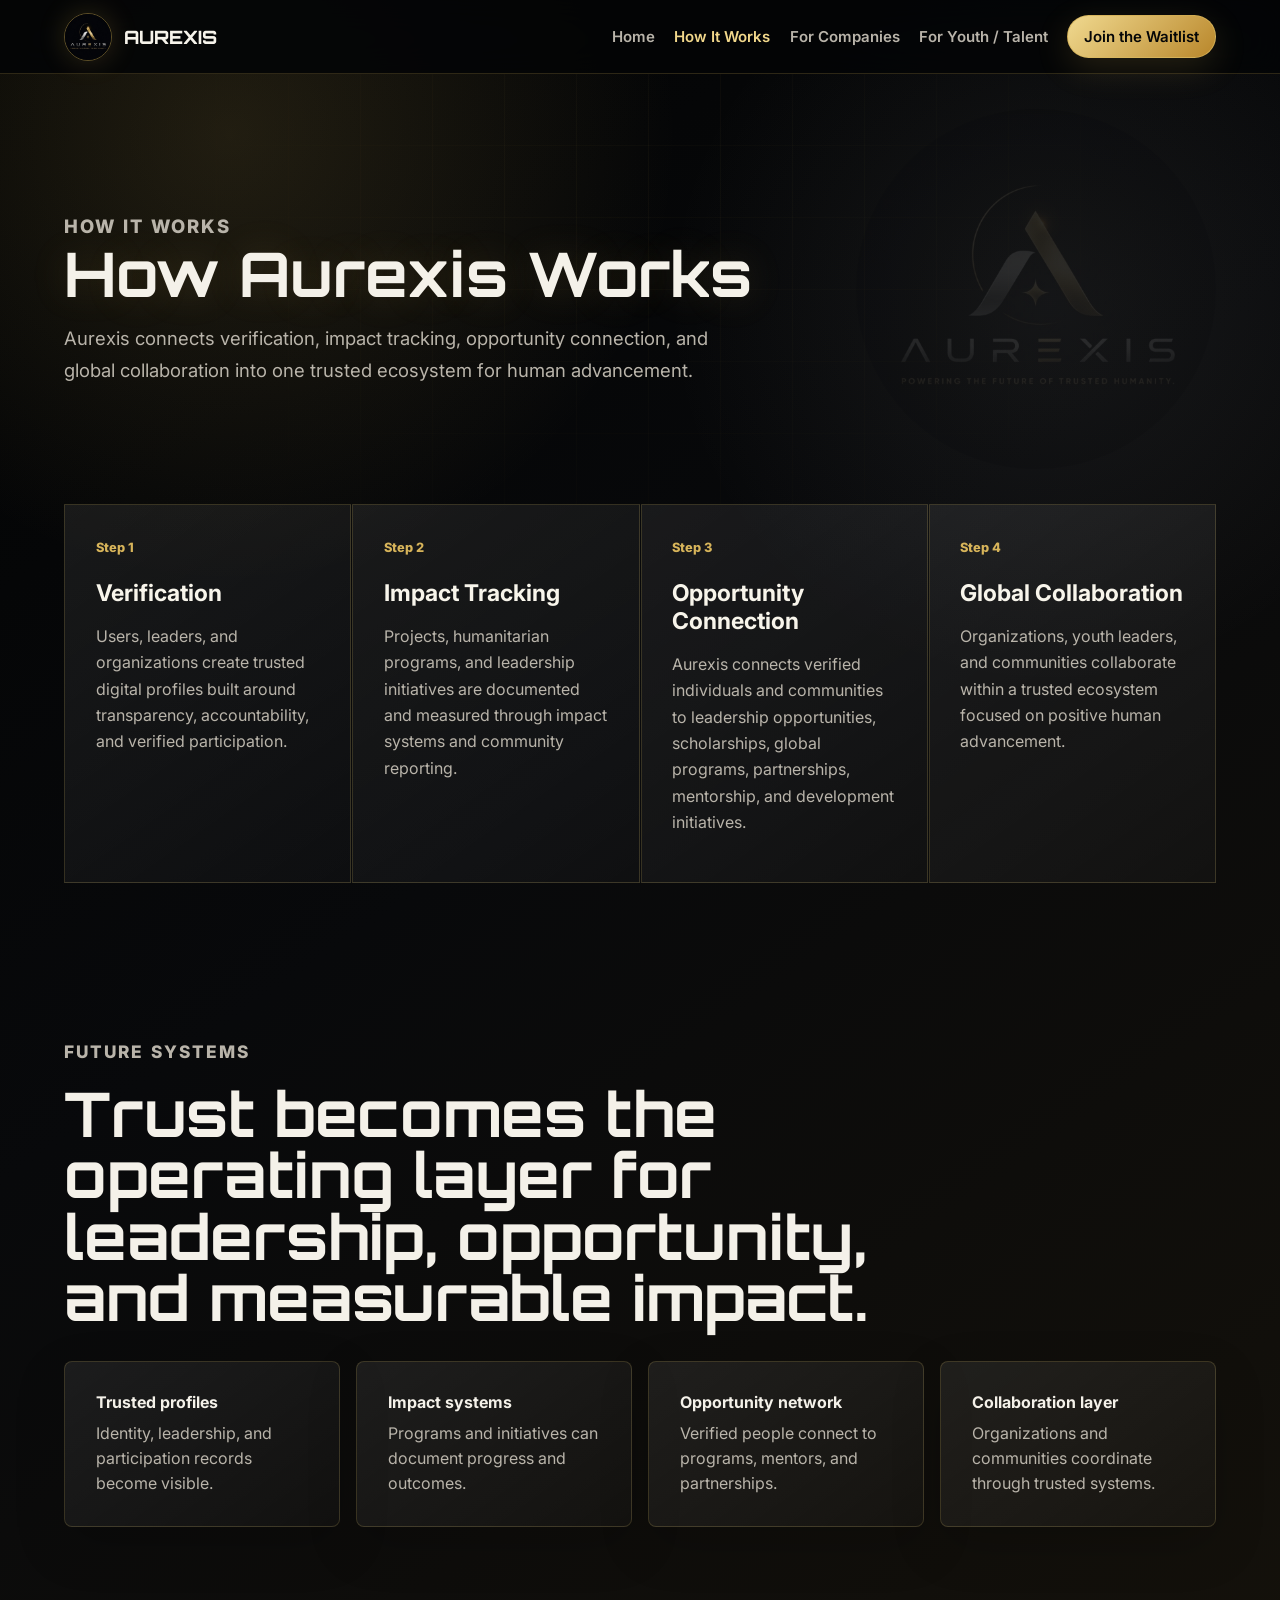
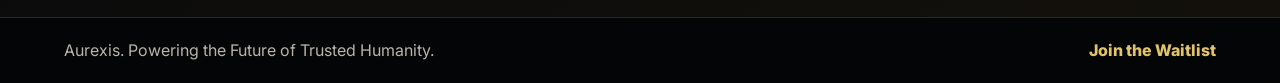
<file: aurexis-website/how-it-works.html>
<!DOCTYPE html>
<html lang="en">
<head>
  <meta charset="UTF-8">
  <meta name="viewport" content="width=device-width, initial-scale=1.0">
  <title>How It Works | AUREXIS</title>
  <link rel="preconnect" href="https://fonts.googleapis.com">
  <link rel="preconnect" href="https://fonts.gstatic.com" crossorigin>
  <link href="https://fonts.googleapis.com/css2?family=Inter:wght@400;500;600;700;800&display=swap" rel="stylesheet">
  <link rel="stylesheet" href="styles.css?v=placement-fix">
</head>
<body>
  <header class="site-header">
    <a class="brand" href="index.html" aria-label="AUREXIS home">
      <img src="Aurexis.jpeg" alt="" aria-hidden="true">
      <span>AUREXIS</span>
    </a>
    <button class="nav-toggle" type="button" aria-label="Open navigation" aria-expanded="false">Menu</button>
    <nav class="site-nav" aria-label="Primary navigation">
      <a href="index.html">Home</a>
      <a href="how-it-works.html" aria-current="page">How It Works</a>
      <a href="for-companies.html">For Companies</a>
      <a href="for-youth.html">For Youth / Talent</a>
      <a class="nav-cta" href="waitlist.html">Join the Waitlist</a>
    </nav>
  </header>

  <main>
    <section class="page-hero compact">
      <p class="eyebrow">How it works</p>
      <h1>How Aurexis Works</h1>
      <p>Aurexis connects verification, impact tracking, opportunity connection, and global collaboration into one trusted ecosystem for human advancement.</p>
    </section>

    <section class="process-grid">
      <article>
        <span>Step 1</span>
        <h2>Verification</h2>
        <p>Users, leaders, and organizations create trusted digital profiles built around transparency, accountability, and verified participation.</p>
      </article>
      <article>
        <span>Step 2</span>
        <h2>Impact Tracking</h2>
        <p>Projects, humanitarian programs, and leadership initiatives are documented and measured through impact systems and community reporting.</p>
      </article>
      <article>
        <span>Step 3</span>
        <h2>Opportunity Connection</h2>
        <p>Aurexis connects verified individuals and communities to leadership opportunities, scholarships, global programs, partnerships, mentorship, and development initiatives.</p>
      </article>
      <article>
        <span>Step 4</span>
        <h2>Global Collaboration</h2>
        <p>Organizations, youth leaders, and communities collaborate within a trusted ecosystem focused on positive human advancement.</p>
      </article>
    </section>

    <section class="wide-section">
      <div class="section-heading">
        <p class="eyebrow">Future systems</p>
        <h2>Trust becomes the operating layer for leadership, opportunity, and measurable impact.</h2>
      </div>
      <div class="manual-grid">
        <div><strong>Trusted profiles</strong><span>Identity, leadership, and participation records become visible.</span></div>
        <div><strong>Impact systems</strong><span>Programs and initiatives can document progress and outcomes.</span></div>
        <div><strong>Opportunity network</strong><span>Verified people connect to programs, mentors, and partnerships.</span></div>
        <div><strong>Collaboration layer</strong><span>Organizations and communities coordinate through trusted systems.</span></div>
      </div>
    </section>
  </main>

  <footer class="site-footer">
    <p>Aurexis. Powering the Future of Trusted Humanity.</p>
    <a href="waitlist.html">Join the Waitlist</a>
  </footer>

  <script src="script.js"></script>
</body>
</html>
</file>
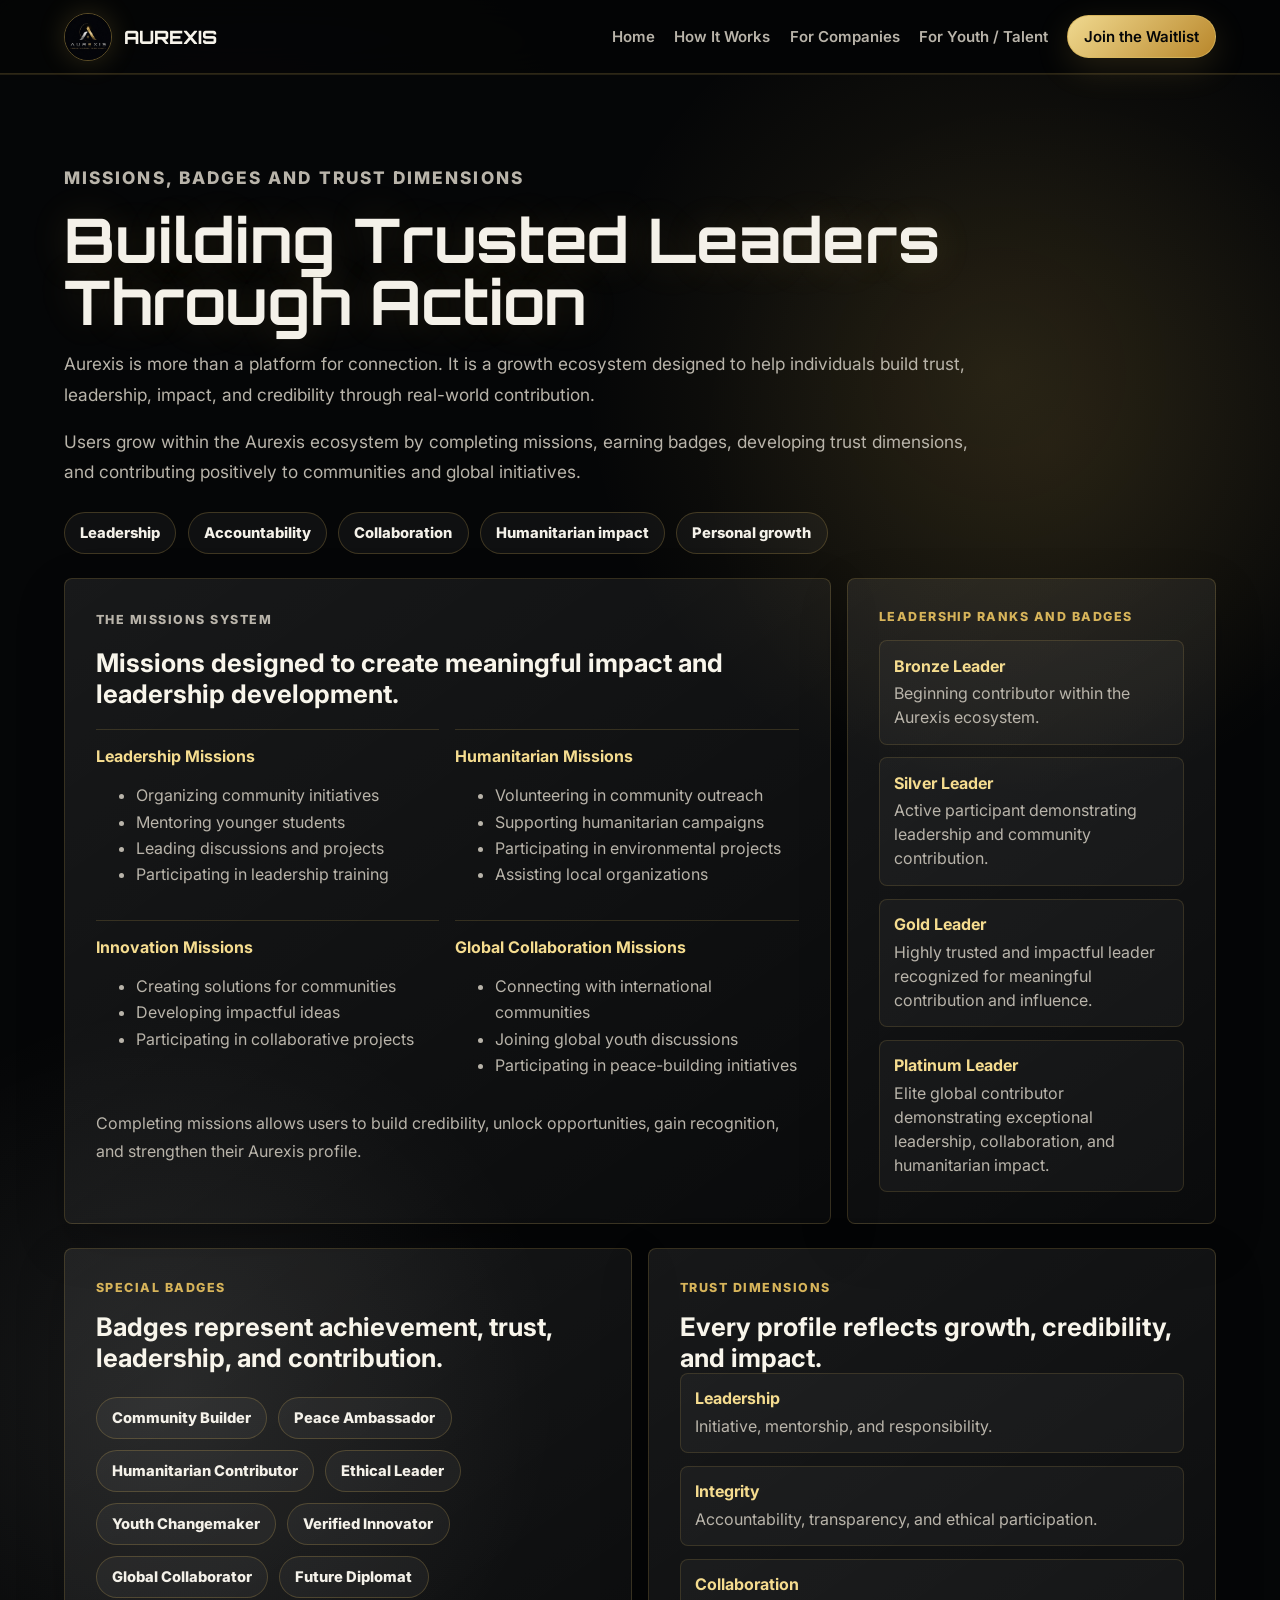
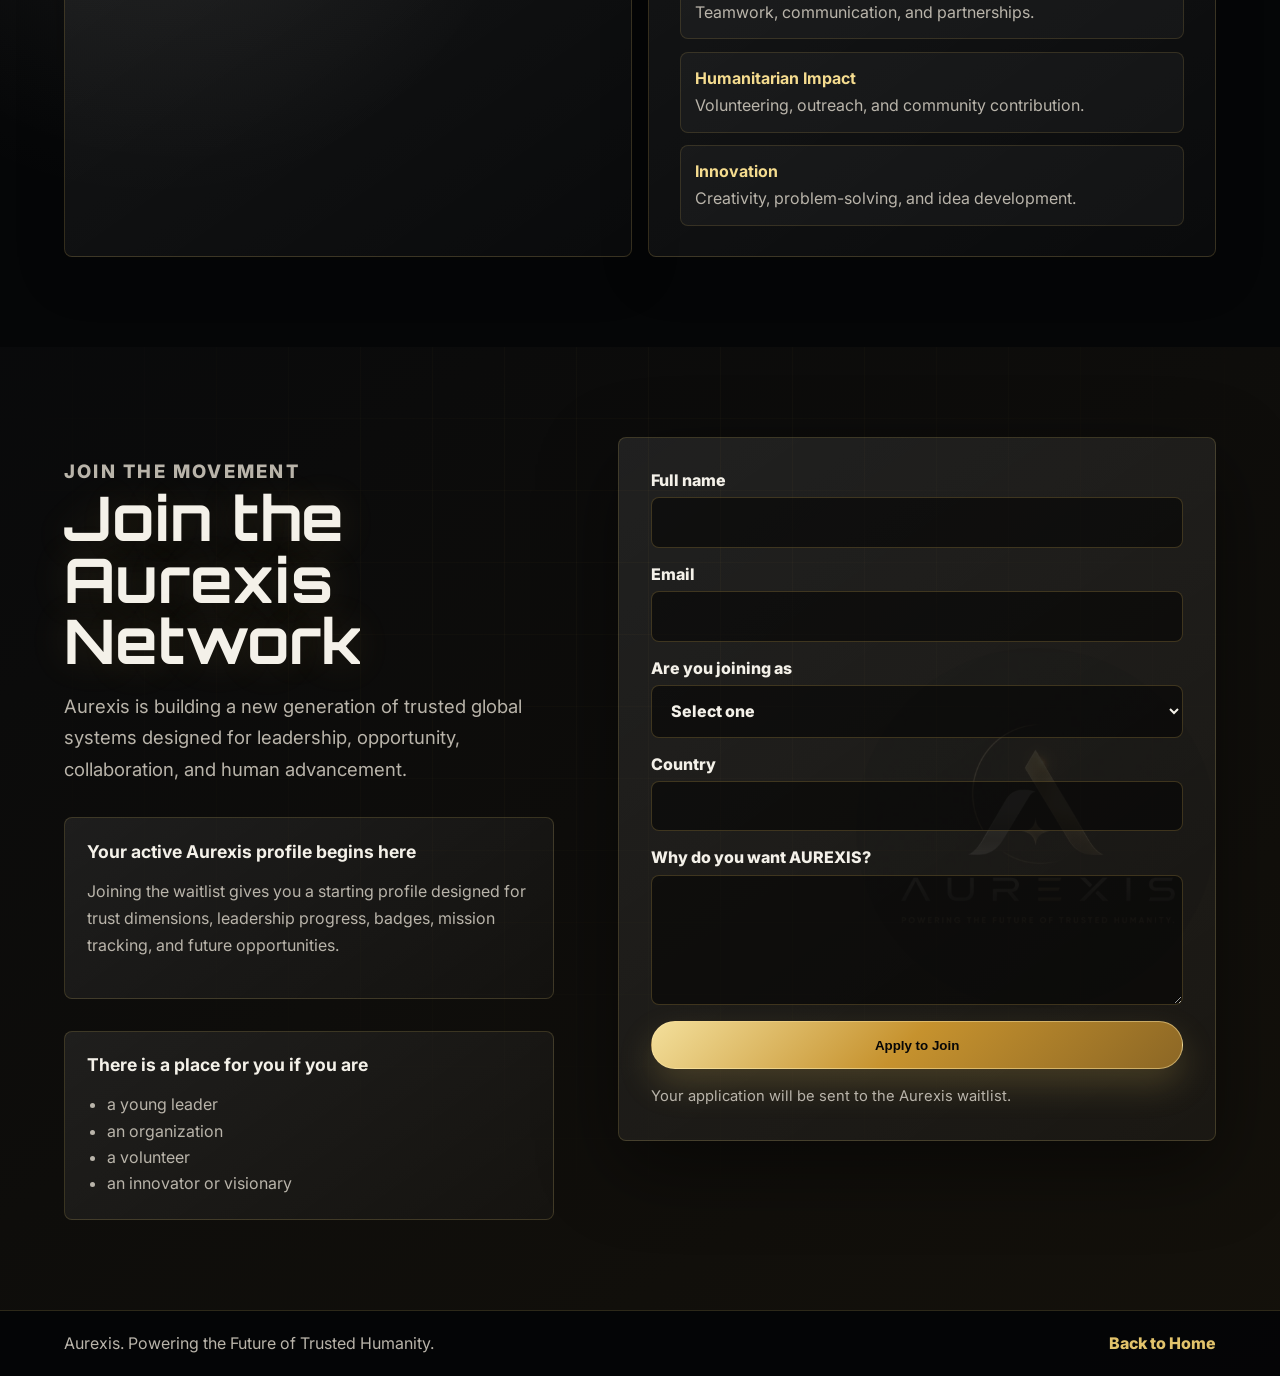
<file: aurexis-website/waitlist.html>
<!DOCTYPE html>
<html lang="en">
<head>
  <meta charset="UTF-8">
  <meta name="viewport" content="width=device-width, initial-scale=1.0">
  <title>Join the Waitlist | AUREXIS</title>
  <link rel="preconnect" href="https://fonts.googleapis.com">
  <link rel="preconnect" href="https://fonts.gstatic.com" crossorigin>
  <link href="https://fonts.googleapis.com/css2?family=Inter:wght@400;500;600;700;800&display=swap" rel="stylesheet">
  <link rel="stylesheet" href="styles.css?v=placement-fix">
</head>
<body>
  <header class="site-header">
    <a class="brand" href="index.html" aria-label="AUREXIS home">
      <img src="Aurexis.jpeg" alt="" aria-hidden="true">
      <span>AUREXIS</span>
    </a>
    <button class="nav-toggle" type="button" aria-label="Open navigation" aria-expanded="false">Menu</button>
    <nav class="site-nav" aria-label="Primary navigation">
      <a href="index.html">Home</a>
      <a href="how-it-works.html">How It Works</a>
      <a href="for-companies.html">For Companies</a>
      <a href="for-youth.html">For Youth / Talent</a>
      <a class="nav-cta" href="waitlist.html" aria-current="page">Join the Waitlist</a>
    </nav>
  </header>

  <main>
    <section class="waitlist-intro content-section missions-section">
      <div class="section-heading">
        <p class="eyebrow">Missions, badges and trust dimensions</p>
        <h1>Building Trusted Leaders Through Action</h1>
        <p>Aurexis is more than a platform for connection. It is a growth ecosystem designed to help individuals build trust, leadership, impact, and credibility through real-world contribution.</p>
        <p>Users grow within the Aurexis ecosystem by completing missions, earning badges, developing trust dimensions, and contributing positively to communities and global initiatives.</p>
      </div>

      <div class="mission-principles" aria-label="Aurexis growth principles">
        <span>Leadership</span>
        <span>Accountability</span>
        <span>Collaboration</span>
        <span>Humanitarian impact</span>
        <span>Personal growth</span>
      </div>

      <div class="mission-layout">
        <article class="mission-panel">
          <p class="eyebrow">The missions system</p>
          <h3>Missions designed to create meaningful impact and leadership development.</h3>
          <div class="mission-grid">
            <div>
              <h4>Leadership Missions</h4>
              <ul>
                <li>Organizing community initiatives</li>
                <li>Mentoring younger students</li>
                <li>Leading discussions and projects</li>
                <li>Participating in leadership training</li>
              </ul>
            </div>
            <div>
              <h4>Humanitarian Missions</h4>
              <ul>
                <li>Volunteering in community outreach</li>
                <li>Supporting humanitarian campaigns</li>
                <li>Participating in environmental projects</li>
                <li>Assisting local organizations</li>
              </ul>
            </div>
            <div>
              <h4>Innovation Missions</h4>
              <ul>
                <li>Creating solutions for communities</li>
                <li>Developing impactful ideas</li>
                <li>Participating in collaborative projects</li>
              </ul>
            </div>
            <div>
              <h4>Global Collaboration Missions</h4>
              <ul>
                <li>Connecting with international communities</li>
                <li>Joining global youth discussions</li>
                <li>Participating in peace-building initiatives</li>
              </ul>
            </div>
          </div>
          <p>Completing missions allows users to build credibility, unlock opportunities, gain recognition, and strengthen their Aurexis profile.</p>
        </article>

        <aside class="rank-panel">
          <p class="eyebrow">Leadership ranks and badges</p>
          <div class="rank-list">
            <div><strong>Bronze Leader</strong><span>Beginning contributor within the Aurexis ecosystem.</span></div>
            <div><strong>Silver Leader</strong><span>Active participant demonstrating leadership and community contribution.</span></div>
            <div><strong>Gold Leader</strong><span>Highly trusted and impactful leader recognized for meaningful contribution and influence.</span></div>
            <div><strong>Platinum Leader</strong><span>Elite global contributor demonstrating exceptional leadership, collaboration, and humanitarian impact.</span></div>
          </div>
        </aside>
      </div>

      <div class="badge-dimension-grid">
        <article>
          <p class="eyebrow">Special badges</p>
          <h3>Badges represent achievement, trust, leadership, and contribution.</h3>
          <div class="badge-cloud">
            <span>Community Builder</span>
            <span>Peace Ambassador</span>
            <span>Humanitarian Contributor</span>
            <span>Ethical Leader</span>
            <span>Youth Changemaker</span>
            <span>Verified Innovator</span>
            <span>Global Collaborator</span>
            <span>Future Diplomat</span>
          </div>
        </article>
        <article>
          <p class="eyebrow">Trust dimensions</p>
          <h3>Every profile reflects growth, credibility, and impact.</h3>
          <div class="dimension-list">
            <div><strong>Leadership</strong><span>Initiative, mentorship, and responsibility.</span></div>
            <div><strong>Integrity</strong><span>Accountability, transparency, and ethical participation.</span></div>
            <div><strong>Collaboration</strong><span>Teamwork, communication, and partnerships.</span></div>
            <div><strong>Humanitarian Impact</strong><span>Volunteering, outreach, and community contribution.</span></div>
            <div><strong>Innovation</strong><span>Creativity, problem-solving, and idea development.</span></div>
          </div>
        </article>
      </div>
    </section>

    <section class="waitlist-layout">
      <div class="waitlist-copy">
        <p class="eyebrow">Join the movement</p>
        <h1>Join the Aurexis Network</h1>
        <p>Aurexis is building a new generation of trusted global systems designed for leadership, opportunity, collaboration, and human advancement.</p>
        <div class="launch-stack">
          <h2>Your active Aurexis profile begins here</h2>
          <p>Joining the waitlist gives you a starting profile designed for trust dimensions, leadership progress, badges, mission tracking, and future opportunities.</p>
        </div>
        <div class="launch-stack">
          <h2>There is a place for you if you are</h2>
          <ul>
            <li>a young leader</li>
            <li>an organization</li>
            <li>a volunteer</li>
            <li>an innovator or visionary</li>
          </ul>
        </div>
      </div>

      <form class="waitlist-form" id="waitlistForm">
        <label for="fullName">
          <span>Full name</span>
          <input id="fullName" type="text" name="fullName" autocomplete="name" required>
        </label>
        <label for="email">
          <span>Email</span>
          <input id="email" type="email" name="email" autocomplete="email" required>
        </label>
        <label for="joiningAs">
          <span>Are you joining as</span>
          <select id="joiningAs" name="joiningAs" required>
            <option value="">Select one</option>
            <option>Individual</option>
            <option>Company</option>
            <option>School</option>
            <option>NGO</option>
          </select>
        </label>
        <label for="country">
          <span>Country</span>
          <input id="country" type="text" name="country" autocomplete="country-name" required>
        </label>
        <label for="reason">
          <span>Why do you want AUREXIS?</span>
          <textarea id="reason" name="reason" rows="5" required></textarea>
        </label>
        <button class="button primary form-button" type="submit">Apply to Join</button>
        <p class="form-note" id="formNote" role="status" aria-live="polite">Your application will be sent to the Aurexis waitlist.</p>
      </form>
    </section>
  </main>

  <footer class="site-footer">
    <p>Aurexis. Powering the Future of Trusted Humanity.</p>
    <a href="index.html">Back to Home</a>
  </footer>

  <script src="script.js"></script>
</body>
</html>
</file>
<file: aurexis-website/styles.css>
@import url("https://fonts.googleapis.com/css2?family=Inter:wght@400;500;600;700;800&family=Orbitron:wght@600;700;800&display=swap");

:root {
  --ink: #f4f1e9;
  --muted: #b9b4aa;
  --line: rgba(211, 183, 103, 0.2);
  --paper: #060708;
  --white: #101113;
  --teal: #d7b45a;
  --teal-dark: #caa553;
  --gold: #d7b45a;
  --clay: #8d7542;
  --aqua: #d8d6cf;
  --shadow: 0 26px 80px rgba(0, 0, 0, 0.48);
}

* {
  box-sizing: border-box;
}

html {
  scroll-behavior: smooth;
}

body {
  margin: 0;
  font-family: "Inter", Arial, sans-serif;
  color: var(--ink);
  background:
    radial-gradient(circle at 18% 8%, rgba(215, 180, 90, 0.14), transparent 28rem),
    radial-gradient(circle at 82% 18%, rgba(216, 214, 207, 0.08), transparent 24rem),
    linear-gradient(145deg, #020303 0%, #08090b 46%, #14110b 100%);
}

a {
  color: inherit;
  text-decoration: none;
}

img {
  display: block;
  max-width: 100%;
}

.site-header {
  position: sticky;
  top: 0;
  z-index: 20;
  display: flex;
  align-items: center;
  justify-content: space-between;
  min-height: 74px;
  padding: 0 5vw;
  background: rgba(4, 5, 6, 0.9);
  border-bottom: 1px solid rgba(215, 180, 90, 0.2);
  backdrop-filter: blur(16px);
}

.brand {
  display: inline-flex;
  align-items: center;
  gap: 0.72rem;
  font-weight: 800;
  letter-spacing: 0;
  font-size: 1.15rem;
  color: #f6f3ea;
  font-family: "Orbitron", "Inter", Arial, sans-serif;
}

.brand img {
  width: 48px;
  height: 48px;
  border-radius: 50%;
  object-fit: cover;
  object-position: center 58%;
  border: 1px solid rgba(215, 180, 90, 0.42);
  box-shadow: 0 0 28px rgba(215, 180, 90, 0.2);
}

.site-nav {
  display: flex;
  align-items: center;
  gap: 1.2rem;
  color: #b9b4aa;
  font-size: 0.94rem;
  font-weight: 600;
}

.site-nav a {
  padding: 0.55rem 0;
}

.site-nav a[aria-current="page"] {
  color: #f2d88b;
}

.nav-cta {
  color: #050607 !important;
  border: 1px solid rgba(215, 180, 90, 0.78);
  border-radius: 999px;
  padding: 0.68rem 1rem !important;
  background: linear-gradient(135deg, #f0d98f, #b9872b);
  box-shadow: 0 10px 34px rgba(215, 180, 90, 0.16);
}

.nav-toggle {
  display: none;
  border: 1px solid rgba(215, 180, 90, 0.34);
  background: rgba(255, 255, 255, 0.05);
  border-radius: 999px;
  padding: 0.62rem 0.9rem;
  font: inherit;
  font-weight: 700;
  color: var(--ink);
}

.hero {
  display: grid;
  grid-template-columns: minmax(0, 1.02fr) minmax(340px, 0.98fr);
  gap: clamp(2rem, 5vw, 5rem);
  align-items: center;
  min-height: calc(100vh - 74px);
  padding: clamp(3.5rem, 8vw, 7rem) 5vw;
  position: relative;
  overflow: hidden;
}

.hero::before,
.page-hero::before,
.waitlist-layout::before {
  content: "";
  position: absolute;
  inset: 0;
  pointer-events: none;
  background:
    linear-gradient(90deg, rgba(215, 180, 90, 0.08) 1px, transparent 1px),
    linear-gradient(0deg, rgba(215, 180, 90, 0.06) 1px, transparent 1px);
  background-size: 72px 72px;
  mask-image: radial-gradient(circle at 50% 22%, black, transparent 70%);
  opacity: 0.55;
}

.hero-copy,
.hero-visual,
.page-hero > *,
.waitlist-layout > * {
  position: relative;
  z-index: 1;
}

.hero-copy,
.waitlist-copy {
  max-width: 760px;
}

.page-hero {
  max-width: none !important;
  width: 100%;
}

.eyebrow {
  margin: 0 0 1rem;
  color: #d7b45a;
  font-size: 0.78rem;
  font-weight: 800;
  letter-spacing: 0.12em;
  text-transform: uppercase;
}

h1,
h2,
h3,
p {
  overflow-wrap: anywhere;
}

h1 {
  margin: 0;
  font-size: clamp(3.2rem, 7vw, 6rem);
  line-height: 0.88;
  letter-spacing: 0;
  font-family: "Orbitron", "Inter", Arial, sans-serif;
  text-shadow: 0 0 38px rgba(215, 180, 90, 0.16);
  overflow-wrap: normal;
  word-break: normal;
}

.blueprint-hero h1 {
  max-width: 850px;
  font-size: clamp(2.8rem, 6.2vw, 5.8rem);
  line-height: 0.96;
}

.hero-lead {
  max-width: 760px;
  margin: 1.4rem 0 0;
  font-size: clamp(1.45rem, 2.4vw, 2.45rem);
  line-height: 1.08;
  font-weight: 700;
  color: #f8f5eb;
}

.hero-body,
.page-hero p,
.waitlist-copy > p {
  max-width: 690px;
  margin: 1.2rem 0 0;
  color: var(--muted);
  font-size: clamp(1rem, 1.45vw, 1.16rem);
  line-height: 1.7;
}

.hero-actions {
  display: flex;
  flex-wrap: wrap;
  gap: 0.85rem;
  margin-top: 2rem;
}

.button {
  display: inline-flex;
  align-items: center;
  justify-content: center;
  min-height: 48px;
  border-radius: 999px;
  padding: 0.84rem 1.22rem;
  font-weight: 800;
  border: 1px solid transparent;
  cursor: pointer;
}

.button.primary {
  color: #070707;
  background: linear-gradient(135deg, #f3df9b 0%, #c6922e 48%, #8c6725 100%);
  border-color: rgba(255, 232, 164, 0.5);
  box-shadow: 0 16px 34px rgba(215, 180, 90, 0.22);
}

.button.secondary {
  color: #f6f3ea;
  background: rgba(255, 255, 255, 0.05);
  border-color: rgba(216, 214, 207, 0.22);
}

.hero-visual {
  position: relative;
  border-radius: 8px;
  overflow: hidden;
  box-shadow: var(--shadow);
  border: 1px solid rgba(215, 180, 90, 0.28);
  background: #050505;
}

.hero-visual img {
  width: 100%;
  aspect-ratio: 1;
  object-fit: cover;
  filter: contrast(1.08) saturate(0.96);
}

.hero-visual::after {
  content: "";
  position: absolute;
  inset: auto 8% 8% 8%;
  height: 20%;
  border: 1px solid rgba(215, 180, 90, 0.28);
  border-radius: 8px;
  background: linear-gradient(135deg, rgba(215, 180, 90, 0.18), rgba(255, 255, 255, 0.07));
  backdrop-filter: blur(18px);
  display: none;
}

.globe-stage {
  position: relative;
  min-height: min(76vw, 620px);
  display: grid;
  place-items: center;
  isolation: isolate;
}

.digital-globe {
  position: relative;
  width: min(46vw, 520px);
  min-width: 300px;
  aspect-ratio: 1;
  border: 1px solid rgba(215, 180, 90, 0.45);
  border-radius: 50%;
  background:
    radial-gradient(circle at 50% 48%, rgba(215, 180, 90, 0.16), transparent 33%),
    linear-gradient(90deg, transparent 48%, rgba(216, 214, 207, 0.24) 49%, rgba(216, 214, 207, 0.24) 51%, transparent 52%),
    repeating-linear-gradient(0deg, transparent 0 34px, rgba(216, 214, 207, 0.13) 35px, transparent 36px),
    repeating-linear-gradient(90deg, transparent 0 42px, rgba(215, 180, 90, 0.11) 43px, transparent 44px);
  box-shadow:
    inset 0 0 80px rgba(215, 180, 90, 0.18),
    0 0 90px rgba(215, 180, 90, 0.2);
  overflow: hidden;
  animation: globePulse 6s ease-in-out infinite;
}

.digital-globe::before,
.digital-globe::after {
  content: "";
  position: absolute;
  inset: 9%;
  border: 1px solid rgba(216, 214, 207, 0.24);
  border-radius: 50%;
}

.digital-globe::before {
  transform: rotateY(64deg);
}

.digital-globe::after {
  transform: rotateX(64deg);
}

.globe-line {
  position: absolute;
  left: 10%;
  right: 10%;
  height: 2px;
  background: linear-gradient(90deg, transparent, #f4d57d, transparent);
  box-shadow: 0 0 20px rgba(215, 180, 90, 0.72);
  transform-origin: center;
}

.line-one {
  top: 32%;
  transform: rotate(18deg);
}

.line-two {
  top: 54%;
  transform: rotate(-28deg);
}

.line-three {
  top: 68%;
  transform: rotate(9deg);
}

.globe-node {
  position: absolute;
  width: 12px;
  aspect-ratio: 1;
  border-radius: 50%;
  background: #f6df9a;
  box-shadow: 0 0 22px rgba(246, 223, 154, 0.95);
}

.node-one { left: 23%; top: 30%; }
.node-two { left: 62%; top: 25%; }
.node-three { left: 72%; top: 56%; }
.node-four { left: 33%; top: 66%; }
.node-five { left: 48%; top: 46%; }

.orbit {
  position: absolute;
  width: min(58vw, 640px);
  min-width: 330px;
  aspect-ratio: 1;
  border: 1px solid rgba(215, 180, 90, 0.24);
  border-radius: 50%;
  animation: rotateOrbit 18s linear infinite;
  z-index: -1;
}

.orbit-two {
  width: min(50vw, 560px);
  transform: rotate(64deg);
  animation-duration: 26s;
  animation-direction: reverse;
  border-color: rgba(216, 214, 207, 0.16);
}

.signal-card {
  position: absolute;
  width: min(220px, 44vw);
  padding: 1rem;
  border: 1px solid rgba(215, 180, 90, 0.28);
  border-radius: 8px;
  background: rgba(9, 10, 12, 0.78);
  box-shadow: 0 18px 56px rgba(0, 0, 0, 0.35);
  backdrop-filter: blur(14px);
}

.signal-card strong,
.signal-card span {
  display: block;
}

.signal-card strong {
  color: #f5dc8f;
  font-size: 1.05rem;
}

.signal-card span {
  margin-top: 0.35rem;
  color: var(--muted);
  font-size: 0.88rem;
}

.card-trust {
  top: 13%;
  right: 2%;
}

.card-impact {
  bottom: 11%;
  left: 0;
}

@keyframes rotateOrbit {
  to {
    rotate: 360deg;
  }
}

@keyframes globePulse {
  0%, 100% {
    transform: scale(1);
    filter: brightness(1);
  }

  50% {
    transform: scale(1.025);
    filter: brightness(1.12);
  }
}

.feature-strip,
.process-grid {
  display: grid;
  grid-template-columns: repeat(3, minmax(0, 1fr));
  gap: 1px;
  padding: 0 5vw 5vw;
}

.feature-strip article,
.process-grid article,
.manual-grid div {
  background: linear-gradient(145deg, rgba(255, 255, 255, 0.075), rgba(255, 255, 255, 0.025));
  border: 1px solid var(--line);
  padding: clamp(1.3rem, 2.4vw, 2rem);
}

.feature-strip article,
.manual-grid div {
  border-radius: 8px;
  box-shadow: 0 18px 50px rgba(0, 0, 0, 0.18);
}

.feature-strip span,
.process-grid span {
  display: inline-flex;
  margin-bottom: 1.5rem;
  color: var(--gold);
  font-size: 0.8rem;
  font-weight: 800;
}

.feature-strip h2,
.process-grid h2 {
  margin: 0;
  font-size: clamp(1.15rem, 1.8vw, 1.55rem);
  color: #f8f5eb;
}

.feature-strip p,
.process-grid p,
.feature-list p,
.trust-preview p,
.launch-stack li {
  color: var(--muted);
  line-height: 1.65;
}

.wide-section,
.trust-preview,
.page-hero,
.waitlist-layout,
.content-section,
.join-section {
  padding: clamp(3.5rem, 7vw, 6rem) 5vw;
  position: relative;
}

.two-column,
.trust-preview,
.page-hero.split,
.waitlist-layout {
  display: grid;
  grid-template-columns: minmax(0, 0.82fr) minmax(0, 1fr);
  gap: clamp(2rem, 5vw, 5rem);
  align-items: start;
}

.content-section.two-column {
  display: grid;
  grid-template-columns: minmax(0, 0.82fr) minmax(0, 1fr);
  gap: clamp(2rem, 5vw, 5rem);
  align-items: start;
}

.wide-section h2,
.trust-preview h2,
.page-hero h1,
.waitlist-copy h1,
.waitlist-intro h1,
.content-section h2,
.join-section h2 {
  margin: 0;
  font-size: clamp(2.1rem, 4.8vw, 4.5rem);
  line-height: 1;
  font-family: "Orbitron", "Inter", Arial, sans-serif;
}

.waitlist-intro {
  padding-top: clamp(3.5rem, 7vw, 5.5rem);
}

.content-section {
  border-top: 1px solid rgba(215, 180, 90, 0.14);
}

.content-section::before {
  content: "";
  position: absolute;
  inset: 0;
  pointer-events: none;
  background:
    radial-gradient(circle at 82% 20%, rgba(215, 180, 90, 0.07), transparent 22rem),
    radial-gradient(circle at 12% 72%, rgba(216, 214, 207, 0.045), transparent 24rem);
}

.content-section > * {
  position: relative;
  z-index: 1;
}

.section-heading {
  max-width: 920px;
}

.section-heading p,
.section-copy p,
.statement-panel p,
.join-section p {
  color: var(--muted);
  font-size: clamp(1rem, 1.35vw, 1.14rem);
  line-height: 1.75;
}

.section-copy p:first-child {
  margin-top: 0;
}

.challenge-section {
  background: rgba(255, 255, 255, 0.018);
}

.problem-grid {
  display: grid;
  grid-template-columns: repeat(4, minmax(0, 1fr));
  gap: 0.85rem;
  margin-top: 2rem;
}

.problem-grid span,
.pill-row span,
.future-words span {
  display: inline-flex;
  align-items: center;
  min-height: 44px;
  border: 1px solid rgba(215, 180, 90, 0.22);
  border-radius: 999px;
  padding: 0.72rem 1rem;
  color: #f4f1e9;
  background: rgba(255, 255, 255, 0.045);
  font-weight: 700;
}

.statement-panel {
  display: grid;
  gap: 1rem;
  margin-top: 1rem;
  padding: clamp(1.3rem, 2.5vw, 2rem);
  border: 1px solid rgba(215, 180, 90, 0.2);
  border-radius: 8px;
  background: linear-gradient(135deg, rgba(215, 180, 90, 0.09), rgba(255, 255, 255, 0.025));
}

.statement-panel p {
  margin: 0;
}

.statement-panel strong,
.opportunity-section strong {
  color: #f5dc8f;
  font-size: 1.12rem;
}

.twin-panels {
  display: grid;
  grid-template-columns: repeat(2, minmax(0, 1fr));
  gap: 1.2rem;
}

.twin-panels article,
.values-grid article,
.blueprint-process article {
  border: 1px solid rgba(215, 180, 90, 0.2);
  border-radius: 8px;
  background: linear-gradient(145deg, rgba(255, 255, 255, 0.075), rgba(255, 255, 255, 0.025));
  box-shadow: 0 18px 50px rgba(0, 0, 0, 0.18);
}

.twin-panels article {
  padding: clamp(1.4rem, 3vw, 2.3rem);
}

.twin-panels p,
.values-grid p,
.blueprint-process p {
  color: var(--muted);
  line-height: 1.65;
}

.blueprint-process {
  padding: 2rem 0 0;
}

.blueprint-process article {
  padding: clamp(1.3rem, 2.4vw, 2rem);
}

.blueprint-process h3 {
  margin: 0;
  color: #f8f5eb;
  font-size: clamp(1.15rem, 1.8vw, 1.55rem);
}

.feature-band {
  background:
    linear-gradient(145deg, rgba(215, 180, 90, 0.12), transparent 42%),
    #070809;
}

.pill-row,
.future-words {
  display: flex;
  flex-wrap: wrap;
  gap: 0.7rem;
  margin-top: 1.4rem;
}

.blueprint-list div {
  padding: 1rem 0 1.15rem;
}

.missions-section {
  background:
    radial-gradient(circle at 78% 16%, rgba(215, 180, 90, 0.12), transparent 26rem),
    radial-gradient(circle at 14% 70%, rgba(216, 214, 207, 0.06), transparent 24rem),
    #050607;
}

.mission-principles,
.badge-cloud {
  display: flex;
  flex-wrap: wrap;
  gap: 0.7rem;
  margin-top: 1.5rem;
}

.mission-principles span,
.badge-cloud span {
  display: inline-flex;
  align-items: center;
  min-height: 42px;
  border: 1px solid rgba(215, 180, 90, 0.24);
  border-radius: 999px;
  padding: 0.68rem 0.95rem;
  color: #f4f1e9;
  background: rgba(255, 255, 255, 0.045);
  font-weight: 800;
  font-size: 0.92rem;
}

.mission-layout,
.badge-dimension-grid {
  display: grid;
  grid-template-columns: minmax(0, 1.35fr) minmax(320px, 0.65fr);
  gap: 1rem;
  margin-top: 1.5rem;
}

.mission-panel,
.rank-panel,
.badge-dimension-grid article,
.active-waitlist-panel {
  border: 1px solid rgba(215, 180, 90, 0.2);
  border-radius: 8px;
  background: linear-gradient(145deg, rgba(255, 255, 255, 0.08), rgba(255, 255, 255, 0.025));
  box-shadow: 0 18px 50px rgba(0, 0, 0, 0.2);
}

.mission-panel,
.rank-panel,
.badge-dimension-grid article,
.active-waitlist-panel {
  padding: clamp(1.25rem, 2.4vw, 2rem);
}

.mission-panel h3,
.badge-dimension-grid h3,
.active-waitlist-panel h3 {
  margin: 0;
  color: #f8f5eb;
  font-size: clamp(1.25rem, 2vw, 1.8rem);
}

.mission-panel p,
.active-waitlist-panel p,
.launch-stack p {
  color: var(--muted);
  line-height: 1.7;
}

.mission-grid {
  display: grid;
  grid-template-columns: repeat(2, minmax(0, 1fr));
  gap: 1rem;
  margin-top: 1.3rem;
}

.mission-grid div {
  border-top: 1px solid rgba(215, 180, 90, 0.18);
  padding-top: 1rem;
}

.mission-grid h4 {
  margin: 0 0 0.7rem;
  color: #f5dc8f;
  font-size: 1rem;
}

.mission-grid ul,
.launch-stack ul {
  color: var(--muted);
  line-height: 1.65;
}

.rank-list,
.dimension-list {
  display: grid;
  gap: 0.8rem;
}

.rank-list div,
.dimension-list div {
  display: grid;
  gap: 0.35rem;
  padding: 0.9rem;
  border: 1px solid rgba(215, 180, 90, 0.16);
  border-radius: 8px;
  background: rgba(255, 255, 255, 0.035);
}

.rank-list strong,
.dimension-list strong {
  color: #f5dc8f;
}

.rank-list span,
.dimension-list span {
  color: var(--muted);
  line-height: 1.5;
}

.badge-dimension-grid {
  grid-template-columns: repeat(2, minmax(0, 1fr));
}

.active-waitlist-panel {
  margin-top: 1rem;
  max-width: 980px;
}

.opportunity-section {
  min-height: 480px;
  display: flex;
  align-items: center;
  background:
    radial-gradient(circle at 76% 46%, rgba(215, 180, 90, 0.13), transparent 24rem),
    linear-gradient(135deg, rgba(255, 255, 255, 0.028), transparent);
}

.opportunity-section .section-heading {
  max-width: 980px;
}

.future-section {
  background: rgba(255, 255, 255, 0.018);
}

.values-grid {
  display: grid;
  grid-template-columns: repeat(3, minmax(0, 1fr));
  gap: 1rem;
  margin-top: 2rem;
}

.values-grid article {
  padding: clamp(1.2rem, 2vw, 1.6rem);
}

.values-grid h3 {
  margin: 0 0 0.7rem;
  color: #f8f5eb;
}

.values-grid p {
  margin: 0;
}

.join-section {
  display: grid;
  grid-template-columns: minmax(0, 1fr) auto;
  gap: clamp(1.5rem, 4vw, 4rem);
  align-items: end;
  border-top: 1px solid rgba(215, 180, 90, 0.18);
  background:
    radial-gradient(circle at 18% 30%, rgba(215, 180, 90, 0.18), transparent 24rem),
    #040506;
}

.join-section > div:first-child {
  max-width: 840px;
}

.feature-list {
  display: grid;
  grid-template-columns: repeat(2, minmax(0, 1fr));
  gap: 1.1rem;
}

.feature-list div {
  padding-bottom: 1.1rem;
  border-bottom: 1px solid rgba(215, 180, 90, 0.18);
}

.feature-list h3 {
  margin: 0 0 0.45rem;
  font-size: 1.04rem;
  color: #f8f5eb;
}

.trust-preview {
  background:
    linear-gradient(145deg, rgba(215, 180, 90, 0.1), transparent 34%),
    #060708;
  color: #f8f5eb;
  border-top: 1px solid rgba(215, 180, 90, 0.18);
  border-bottom: 1px solid rgba(215, 180, 90, 0.18);
}

.trust-preview .eyebrow,
.trust-preview .text-link {
  color: #e2c36b;
}

.trust-preview p {
  color: rgba(255, 255, 255, 0.72);
}

.profile-panel,
.dashboard-card {
  padding: clamp(1.2rem, 2.6vw, 2rem);
  border: 1px solid rgba(255, 255, 255, 0.18);
  border-radius: 8px;
  background: linear-gradient(145deg, rgba(215, 180, 90, 0.16), rgba(255, 255, 255, 0.055));
  box-shadow: var(--shadow);
}

.profile-panel.slim,
.dashboard-card {
  background: linear-gradient(145deg, rgba(255, 255, 255, 0.085), rgba(255, 255, 255, 0.035));
  border-color: var(--line);
}

.panel-topline,
.dashboard-header {
  display: flex;
  justify-content: space-between;
  gap: 1rem;
  color: inherit;
  font-weight: 800;
}

.panel-topline strong,
.dashboard-header strong {
  color: var(--gold);
}

.score-ring {
  display: grid;
  place-items: center;
  width: min(260px, 70vw);
  aspect-ratio: 1;
  margin: 2rem auto;
  border: 18px solid rgba(216, 214, 207, 0.18);
  border-top-color: #e8e3d5;
  border-right-color: var(--gold);
  border-radius: 50%;
}

.score-ring span {
  font-size: 4rem;
  font-weight: 800;
}

.score-ring small {
  max-width: 120px;
  color: rgba(255, 255, 255, 0.7);
  text-align: center;
  line-height: 1.35;
}

.profile-panel.slim .score-ring small,
.page-hero .profile-panel,
.profile-panel.slim {
  color: var(--ink);
}

dl {
  display: grid;
  gap: 0.8rem;
  margin: 0;
}

dl div,
.candidate-row {
  display: grid;
  grid-template-columns: 1fr auto;
  gap: 0.3rem 1rem;
  align-items: center;
  padding: 1rem;
  border: 1px solid rgba(217, 225, 220, 0.35);
  border-radius: 8px;
}

dt,
.candidate-row span,
.candidate-row em {
  color: var(--muted);
  font-style: normal;
}

dd,
.candidate-row strong {
  margin: 0;
  font-weight: 800;
  color: #e2c36b;
}

.trust-preview dd {
  color: var(--white);
}

.text-link {
  display: inline-flex;
  margin-top: 1rem;
  font-weight: 800;
  text-decoration: underline;
  text-underline-offset: 5px;
}

.page-hero.compact {
  min-height: 430px;
  display: flex;
  flex-direction: column;
  justify-content: center;
}

.page-hero.compact::after,
.page-hero.split::after,
.waitlist-layout::after {
  content: "";
  position: absolute;
  right: 5vw;
  top: 50%;
  width: min(34vw, 360px);
  aspect-ratio: 1;
  transform: translateY(-50%);
  background: url("Aurexis.jpeg") center / cover no-repeat;
  border-radius: 50%;
  opacity: 0.1;
  filter: saturate(0.9);
  pointer-events: none;
}

.page-hero.split {
  min-height: 560px;
  align-items: center;
  grid-template-columns: minmax(0, 0.95fr) minmax(320px, 0.65fr);
}

.page-hero.split > div:first-child {
  max-width: 720px;
}

.page-hero.split h1 {
  font-size: clamp(2.7rem, 5.1vw, 5.05rem);
}

.page-hero .button {
  margin-top: 1.6rem;
}

.process-grid {
  grid-template-columns: repeat(4, minmax(0, 1fr));
}

.manual-grid {
  display: grid;
  grid-template-columns: repeat(4, minmax(0, 1fr));
  gap: 1rem;
  margin-top: 2rem;
}

.manual-grid strong,
.manual-grid span {
  display: block;
}

.manual-grid span {
  margin-top: 0.55rem;
  color: var(--muted);
  line-height: 1.55;
}

.dashboard-card {
  color: var(--ink);
}

.dashboard-header {
  padding-bottom: 1.2rem;
  border-bottom: 1px solid rgba(215, 180, 90, 0.18);
}

.candidate-row {
  margin-top: 1rem;
  grid-template-columns: 1fr auto;
}

.candidate-row em {
  grid-column: 1 / -1;
}

.waitlist-layout {
  min-height: calc(100vh - 74px);
}

.launch-stack {
  margin-top: 2rem;
  padding: 1.4rem;
  border: 1px solid var(--line);
  border-radius: 8px;
  background: linear-gradient(145deg, rgba(255, 255, 255, 0.075), rgba(255, 255, 255, 0.025));
}

.launch-stack h2 {
  margin: 0 0 1rem;
  font-size: 1.1rem;
}

.launch-stack ul {
  margin: 0;
  padding-left: 1.2rem;
}

.waitlist-form {
  display: grid;
  gap: 1rem;
  padding: clamp(1.2rem, 2.6vw, 2rem);
  border: 1px solid var(--line);
  border-radius: 8px;
  background: linear-gradient(145deg, rgba(255, 255, 255, 0.085), rgba(255, 255, 255, 0.035));
  box-shadow: var(--shadow);
}

.waitlist-form label {
  display: grid;
  gap: 0.45rem;
  font-weight: 800;
}

input,
select,
textarea {
  width: 100%;
  border: 1px solid rgba(215, 180, 90, 0.24);
  border-radius: 8px;
  padding: 0.9rem 0.95rem;
  font: inherit;
  color: var(--ink);
  background: rgba(2, 3, 3, 0.54);
}

textarea {
  resize: vertical;
}

input:focus,
select:focus,
textarea:focus {
  outline: 3px solid rgba(215, 180, 90, 0.18);
  border-color: var(--gold);
}

.form-button {
  width: 100%;
}

.form-note {
  margin: 0;
  color: var(--muted);
  font-size: 0.92rem;
  line-height: 1.5;
}

.site-footer {
  display: flex;
  align-items: center;
  justify-content: space-between;
  gap: 1rem;
  padding: 1.4rem 5vw;
  color: var(--muted);
  border-top: 1px solid var(--line);
  background: rgba(4, 5, 6, 0.92);
}

.site-footer p {
  margin: 0;
}

.site-footer a {
  font-weight: 800;
  color: #e2c36b;
}

.expanded-footer {
  align-items: flex-start;
  padding-top: 2rem;
  padding-bottom: 2rem;
}

.expanded-footer strong {
  display: block;
  margin-bottom: 0.45rem;
  color: #f8f5eb;
  font-family: "Orbitron", "Inter", Arial, sans-serif;
  font-size: 1.2rem;
}

.expanded-footer small {
  display: block;
  margin-top: 0.75rem;
  color: #8f897f;
  line-height: 1.5;
}

.expanded-footer nav {
  display: flex;
  flex-wrap: wrap;
  justify-content: flex-end;
  gap: 0.7rem 1rem;
  max-width: 620px;
}

@media (max-width: 960px) {
  .nav-toggle {
    display: inline-flex;
  }

  .site-nav {
    position: absolute;
    top: 74px;
    left: 0;
    right: 0;
    display: none;
    flex-direction: column;
    align-items: stretch;
    gap: 0;
    padding: 0.7rem 5vw 1rem;
    background: var(--paper);
    border-bottom: 1px solid var(--line);
  }

  .site-nav.is-open {
    display: flex;
  }

  .site-nav a {
    padding: 0.9rem 0 !important;
  }

  .hero,
  .two-column,
  .content-section.two-column,
  .trust-preview,
  .page-hero.split,
  .waitlist-layout,
  .join-section {
    grid-template-columns: 1fr;
  }

  .feature-strip,
  .process-grid,
  .manual-grid,
  .values-grid,
  .problem-grid,
  .twin-panels,
  .mission-layout,
  .badge-dimension-grid {
    grid-template-columns: repeat(2, minmax(0, 1fr));
  }

  .hero {
    min-height: auto;
  }

  .globe-stage {
    min-height: 520px;
  }

  .join-section {
    align-items: start;
  }
}

@media (max-width: 640px) {
  .site-header {
    padding: 0 1rem;
  }

  .site-nav {
    padding-left: 1rem;
    padding-right: 1rem;
  }

  .hero,
  .wide-section,
  .trust-preview,
  .page-hero,
  .waitlist-layout {
    padding-left: 1rem;
    padding-right: 1rem;
  }

  .feature-strip,
  .process-grid {
    grid-template-columns: 1fr;
    padding-left: 1rem;
    padding-right: 1rem;
  }

  .feature-list,
  .manual-grid,
  .values-grid,
  .problem-grid,
  .twin-panels,
  .mission-layout,
  .badge-dimension-grid,
  .mission-grid {
    grid-template-columns: 1fr;
  }

  .hero-actions,
  .site-footer {
    align-items: stretch;
    flex-direction: column;
  }

  .button {
    width: 100%;
  }

  .blueprint-hero h1 {
    font-size: clamp(2.35rem, 12vw, 3.6rem);
  }

  .globe-stage {
    min-height: 420px;
  }

  .digital-globe {
    min-width: 250px;
  }

  .signal-card {
    position: relative;
    inset: auto;
    width: 100%;
    margin-top: 0.8rem;
  }

  .expanded-footer nav {
    justify-content: flex-start;
  }
}
</file>
